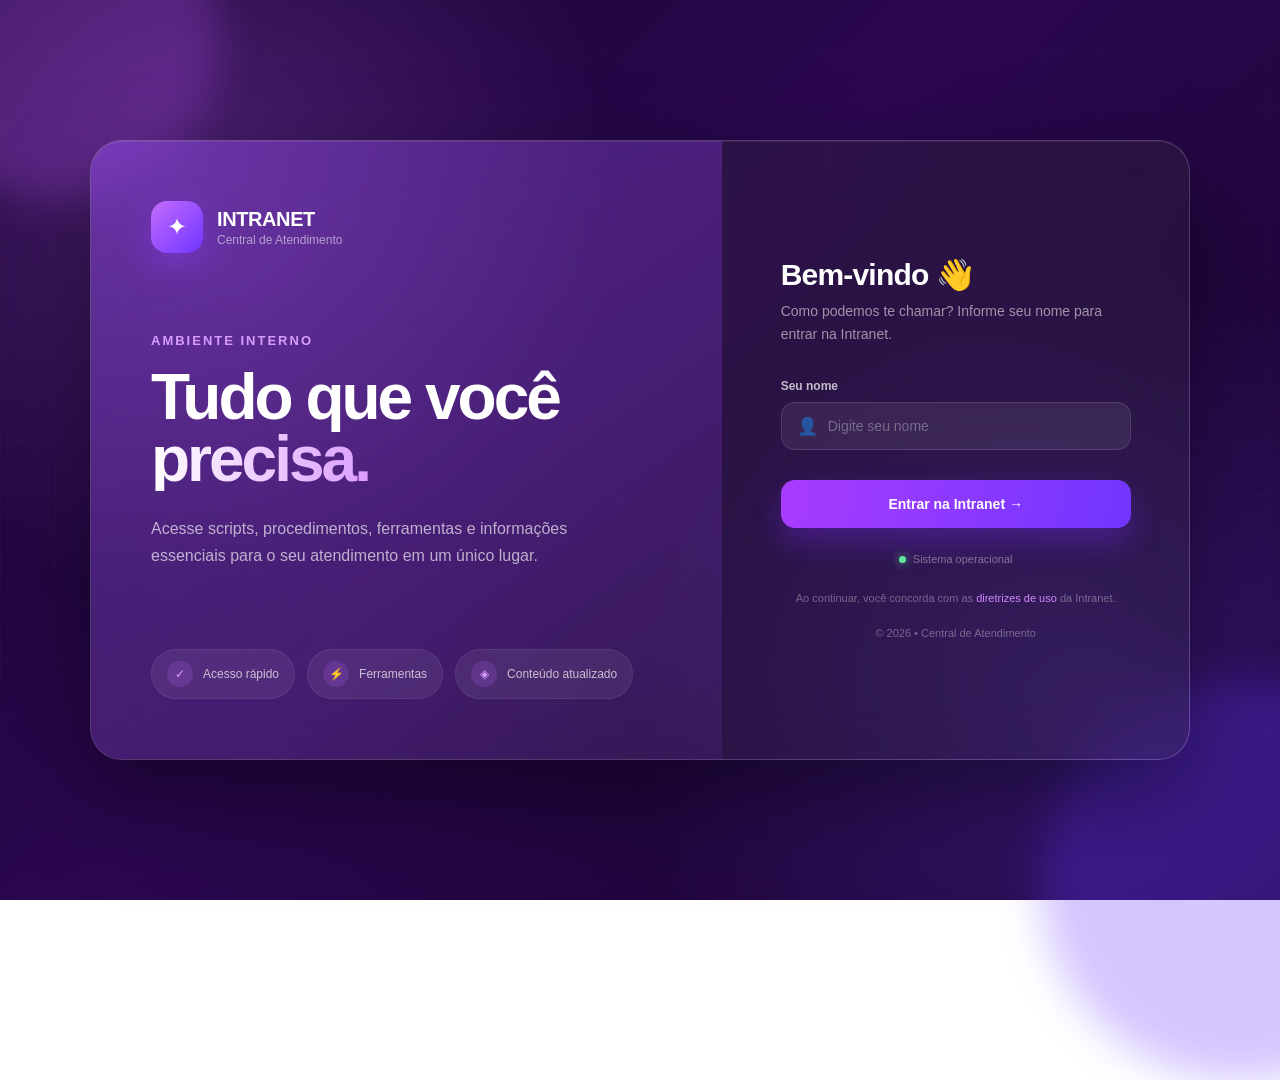
<file: index.html>
<!DOCTYPE html>
<html lang="pt-BR">
<head>
<meta charset="UTF-8">
<meta name="viewport" content="width=device-width, initial-scale=1.0">
<title>Intranet | Login</title>
<link rel="icon" type="image/svg+xml" href="data:image/svg+xml,%3Csvg xmlns='http://www.w3.org/2000/svg' viewBox='0 0 64 64'%3E%3Crect width='64' height='64' rx='16' fill='%236C3BFF'/%3E%3Cpath d='M16 20c0-4.4 3.6-8 8-8h16c4.4 0 8 3.6 8 8v13c0 4.4-3.6 8-8 8H30l-10 9v-9h-4c-4.4 0-8-3.6-8-8V20z' fill='white'/%3E%3Cpath d='M22 25h20M22 31h13' stroke='%23B9A7FF' stroke-width='4' stroke-linecap='round'/%3E%3C/svg%3E">
<style>
*{margin:0;padding:0;box-sizing:border-box}html,body{width:100%;height:100%}body{font-family:Inter,"Segoe UI",Arial,sans-serif;overflow:hidden;color:#fff}.login-page{position:relative;width:100%;height:100vh;display:flex;align-items:center;justify-content:center;background:radial-gradient(circle at 15% 20%,rgba(190,100,255,.28),transparent 32%),radial-gradient(circle at 85% 80%,rgba(119,64,255,.30),transparent 35%),linear-gradient(135deg,#18052e 0%,#2b0750 45%,#16052b 100%)}.background-glow{position:absolute;border-radius:50%;filter:blur(20px);pointer-events:none}.glow-1{width:320px;height:320px;top:-120px;left:-100px;background:rgba(187,83,255,.25)}.glow-2{width:400px;height:400px;right:-160px;bottom:-180px;background:rgba(100,52,255,.28)}.grid{position:absolute;inset:0;opacity:.08;background-image:linear-gradient(rgba(255,255,255,.25) 1px,transparent 1px),linear-gradient(90deg,rgba(255,255,255,.25) 1px,transparent 1px);background-size:55px 55px;mask-image:linear-gradient(to bottom,transparent,black 25%,black 75%,transparent)}.login-container{position:relative;z-index:2;width:min(1100px,92%);min-height:620px;display:grid;grid-template-columns:1.15fr .85fr;border:1px solid rgba(255,255,255,.15);border-radius:32px;overflow:hidden;background:rgba(255,255,255,.075);backdrop-filter:blur(28px);-webkit-backdrop-filter:blur(28px);box-shadow:0 40px 100px rgba(0,0,0,.45),inset 0 1px 0 rgba(255,255,255,.10)}.brand-section{position:relative;display:flex;flex-direction:column;justify-content:space-between;padding:60px;background:linear-gradient(145deg,rgba(144,61,255,.35),rgba(58,16,104,.12))}.logo{display:flex;align-items:center;gap:14px}.logo-icon{width:52px;height:52px;display:flex;align-items:center;justify-content:center;border-radius:16px;font-size:24px;background:linear-gradient(135deg,#c56cff,#6d35ff);box-shadow:0 12px 35px rgba(142,65,255,.45)}.logo-text strong{display:block;font-size:20px;letter-spacing:-.4px}.logo-text span{display:block;margin-top:2px;font-size:12px;color:rgba(255,255,255,.55)}.hero-text{max-width:520px}.hero-text .eyebrow{margin-bottom:18px;font-size:13px;font-weight:700;letter-spacing:2px;text-transform:uppercase;color:#d89cff}.hero-text h1{font-size:clamp(42px,5vw,68px);line-height:.98;letter-spacing:-3px;margin-bottom:24px}.hero-text h1 span{display:block;background:linear-gradient(90deg,#fff,#d58cff,#9b6cff);-webkit-background-clip:text;background-clip:text;color:transparent}.hero-text p{max-width:450px;font-size:16px;line-height:1.7;color:rgba(255,255,255,.65)}.features{display:flex;gap:12px;flex-wrap:wrap}.feature{display:flex;align-items:center;gap:10px;padding:11px 15px;border-radius:50px;background:rgba(255,255,255,.07);border:1px solid rgba(255,255,255,.08);font-size:12px;color:rgba(255,255,255,.7)}.feature-icon{width:26px;height:26px;display:flex;align-items:center;justify-content:center;border-radius:50%;background:rgba(191,105,255,.18);color:#db9cff}.login-section{display:flex;align-items:center;justify-content:center;padding:55px;background:rgba(10,3,20,.28)}.login-box{width:100%;max-width:350px}.login-box h2{margin-bottom:8px;font-size:30px;letter-spacing:-.8px}.login-description{margin-bottom:34px;font-size:14px;line-height:1.6;color:rgba(255,255,255,.55)}.input-group{margin-bottom:18px}.input-group label{display:block;margin-bottom:9px;font-size:12px;font-weight:600;color:rgba(255,255,255,.72)}.input-wrapper{position:relative}.input-wrapper span{position:absolute;left:16px;top:50%;transform:translateY(-50%);font-size:17px;opacity:.6}.input-wrapper input{width:100%;padding:15px 16px 15px 46px;border-radius:14px;border:1px solid rgba(255,255,255,.12);outline:none;color:white;font-size:14px;background:rgba(255,255,255,.07);transition:.25s}.input-wrapper input::placeholder{color:rgba(255,255,255,.32)}.input-wrapper input:focus{border-color:rgba(195,113,255,.8);background:rgba(255,255,255,.10);box-shadow:0 0 0 4px rgba(169,72,255,.10)}.login-button{width:100%;margin-top:12px;padding:16px;border:none;border-radius:14px;cursor:pointer;color:white;font-size:14px;font-weight:700;background:linear-gradient(100deg,#a83cff,#7136ff);box-shadow:0 14px 30px rgba(125,45,255,.32);transition:.25s}.login-button:hover{transform:translateY(-2px);box-shadow:0 18px 35px rgba(125,45,255,.45)}.system-status{display:flex;align-items:center;justify-content:center;gap:7px;margin-top:25px;font-size:11px;color:rgba(255,255,255,.4)}.status-dot{width:7px;height:7px;border-radius:50%;background:#62e89a;box-shadow:0 0 10px rgba(98,232,154,.8)}.login-footer{margin-top:25px;text-align:center;font-size:11px;line-height:1.6;color:rgba(255,255,255,.35)}.login-footer a{color:#d18aff;text-decoration:none}.login-footer a:hover{text-decoration:underline}@media(max-width:850px){body{overflow:auto}.login-page{min-height:100vh;height:auto;padding:25px 0}.login-container{grid-template-columns:1fr;min-height:auto}.brand-section{padding:40px;min-height:430px}.hero-text h1{font-size:46px}.login-section{padding:40px}}@media(max-width:500px){.login-container{width:94%;border-radius:24px}.brand-section{padding:30px;min-height:400px}.login-section{padding:30px}.hero-text h1{font-size:38px;letter-spacing:-2px}.features{display:none}}
</style>
</head>
<body>
<div class="login-page"><div class="background-glow glow-1"></div><div class="background-glow glow-2"></div><div class="grid"></div><main class="login-container"><section class="brand-section"><div class="logo"><div class="logo-icon">✦</div><div class="logo-text"><strong>INTRANET</strong><span>Central de Atendimento</span></div></div><div class="hero-text"><div class="eyebrow">Ambiente interno</div><h1>Tudo que você<span>precisa.</span></h1><p>Acesse scripts, procedimentos, ferramentas e informações essenciais para o seu atendimento em um único lugar.</p></div><div class="features"><div class="feature"><div class="feature-icon">✓</div>Acesso rápido</div><div class="feature"><div class="feature-icon">⚡</div>Ferramentas</div><div class="feature"><div class="feature-icon">◈</div>Conteúdo atualizado</div></div></section><section class="login-section"><div class="login-box"><h2>Bem-vindo 👋</h2><p class="login-description">Como podemos te chamar? Informe seu nome para entrar na Intranet.</p><form id="loginForm"><div class="input-group"><label for="nome">Seu nome</label><div class="input-wrapper"><span>👤</span><input type="text" id="nome" placeholder="Digite seu nome" autocomplete="name" maxlength="80" required></div></div><button type="submit" class="login-button">Entrar na Intranet →</button></form><div class="system-status"><span class="status-dot"></span>Sistema operacional</div><div class="login-footer">Ao continuar, você concorda com as <a href="diretrizes.html" id="diretrizes">diretrizes de uso</a> da Intranet.<br><br>© 2026 • Central de Atendimento</div></div></section></main></div>
<script>
const form=document.getElementById('loginForm');
const nome=document.getElementById('nome');
const saved=localStorage.getItem('usuarioIntranet');
if(saved) nome.value=saved;
form.addEventListener('submit',function(event){
 event.preventDefault();
 const valor=nome.value.trim();
 if(!valor){nome.focus();return;}
 localStorage.setItem('usuarioIntranet',valor);
 window.location.href='central.html';
});
</script>
</body>
</html>
</file>
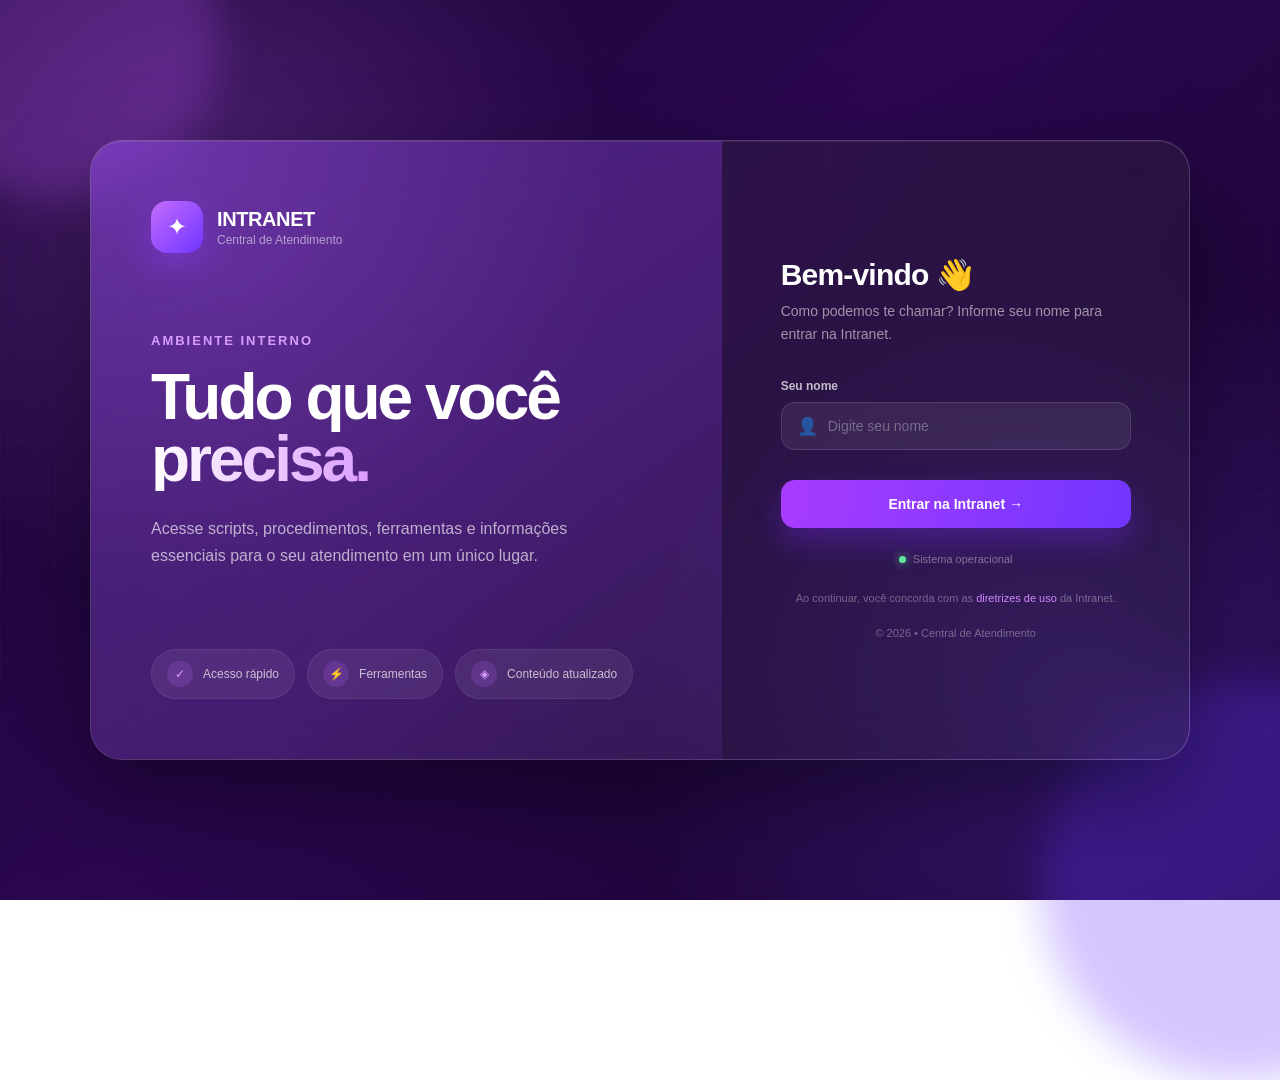
<file: central.html>
<!DOCTYPE html>
<html lang="pt-BR">
<head>
<meta charset="UTF-8">
<meta name="viewport" content="width=device-width, initial-scale=1.0">
<title>Central de Atendimento - Intranet</title>
<link rel="icon" type="image/svg+xml" href="data:image/svg+xml,%3Csvg xmlns='http://www.w3.org/2000/svg' viewBox='0 0 64 64'%3E%3Crect width='64' height='64' rx='16' fill='%236C3BFF'/%3E%3Cpath d='M16 20c0-4.4 3.6-8 8-8h16c4.4 0 8 3.6 8 8v13c0 4.4-3.6 8-8 8H30l-10 9v-9h-4c-4.4 0-8-3.6-8-8V20z' fill='white'/%3E%3Cpath d='M22 25h20M22 31h13' stroke='%23B9A7FF' stroke-width='4' stroke-linecap='round'/%3E%3C/svg%3E">
<link rel="preconnect" href="https://fonts.googleapis.com">
<link rel="preconnect" href="https://fonts.gstatic.com" crossorigin>
<link href="https://fonts.googleapis.com/css2?family=Inter:wght@400;500;600;700;800&display=swap" rel="stylesheet">
<style>
*{box-sizing:border-box;margin:0;padding:0}
html{scroll-behavior:smooth}
:root{
  --primary:#6C3BFF;--primary-light:#8B5CFF;--primary-dark:#4C20D8;
  --blue:#5268FF;--violet:#7A3FF2;
  --gradient:linear-gradient(135deg,#5268FF 0%,#713CF5 48%,#8B3FE8 100%);
  --gradient-soft:linear-gradient(135deg,#EEF0FF 0%,#F6EEFF 100%);
  --background:#F5F4FF;--surface:#FFFFFF;--surface-soft:#FAF9FF;
  --text:#242038;--text-strong:#18152A;--text-secondary:#69657A;--muted:#89859A;--icon-muted:#A7A3B5;
  --border:rgba(105,83,180,.10);--border-strong:rgba(105,83,180,.17);
  --success:#45A65A;--success-bg:#EAF7ED;--danger:#C62828;--danger-bg:#FDECEC;--danger-border:#F1C5C5;
  --script-text:#413C4D;--chip:#F0EEFA;
  --shadow:0 15px 40px rgba(72,52,160,.08);--shadow-hover:0 20px 45px rgba(72,52,160,.14);
  --radius:14px;
  --font:'Inter',-apple-system,BlinkMacSystemFont,"Segoe UI",Roboto,Helvetica,Arial,sans-serif;
}
[data-theme="dark"]{
  --primary:#9A76FF;--primary-light:#B295FF;--primary-dark:#7A51F5;
  --blue:#7484FF;--violet:#9B6AF5;
  --gradient:linear-gradient(135deg,#4659D8 0%,#6937D8 48%,#833DC8 100%);
  --gradient-soft:linear-gradient(135deg,#251E3E 0%,#301D3A 100%);
  --background:#10101A;--surface:#191923;--surface-soft:#15151F;
  --text:#F3F1FA;--text-strong:#FFFFFF;--text-secondary:#C1BDCC;--muted:#9691A5;--icon-muted:#777286;
  --border:rgba(190,175,255,.10);--border-strong:rgba(190,175,255,.17);
  --success:#7BC486;--success-bg:#1D3022;--danger:#F28B8B;--danger-bg:#3A2020;--danger-border:#603232;
  --script-text:#DED9E7;--chip:#292633;
  --shadow:0 15px 40px rgba(0,0,0,.18);--shadow-hover:0 20px 45px rgba(0,0,0,.30);
}
body{font-family:var(--font);background:radial-gradient(700px 400px at 90% -10%,rgba(139,92,255,.10),transparent 70%),var(--background);color:var(--text);min-height:100vh;-webkit-font-smoothing:antialiased;transition:background-color .25s ease,color .25s ease}
body.bloqueado{overflow:hidden}
body,.topbar,.sidebar,.script-card,.card-acao,.login-box,.terms-content,.menu-toggle,.theme-toggle,.busca-input{transition:background-color .25s ease,border-color .25s ease,color .25s ease,box-shadow .25s ease}
:focus-visible{outline:2px solid var(--primary);outline-offset:2px}
@media (prefers-reduced-motion:reduce){*{animation-duration:.001ms!important;transition-duration:.001ms!important;scroll-behavior:auto!important}}
.login-overlay{position:fixed;inset:0;overflow:hidden;background:radial-gradient(900px 600px at 5% 0%,rgba(82,104,255,.50),transparent 65%),radial-gradient(800px 600px at 100% 100%,rgba(139,63,232,.45),transparent 60%),linear-gradient(145deg,#4659E8 0%,#6937D8 48%,#833DC8 100%);display:flex;align-items:center;justify-content:center;padding:20px;z-index:9999}
.aurora-blob{position:absolute;border-radius:50%;filter:blur(70px);opacity:.55;pointer-events:none;will-change:transform}
.blob-1{width:420px;height:420px;background:#5268FF;top:-120px;left:-100px;animation:aurora-flutuar-1 14s ease-in-out infinite}
.blob-2{width:380px;height:380px;background:#8B3FE8;bottom:-140px;right:-100px;animation:aurora-flutuar-2 16s ease-in-out infinite}
.blob-3{width:300px;height:300px;background:#7A3FF2;top:40%;left:60%;animation:aurora-flutuar-3 18s ease-in-out infinite}
@keyframes aurora-flutuar-1{0%,100%{transform:translate(0,0)}50%{transform:translate(60px,40px)}}
@keyframes aurora-flutuar-2{0%,100%{transform:translate(0,0)}50%{transform:translate(-50px,-30px)}}
@keyframes aurora-flutuar-3{0%,100%{transform:translate(0,0) scale(1)}50%{transform:translate(-40px,50px) scale(1.12)}}
.login-box{width:100%;max-width:440px;background:rgba(255,255,255,.97);border-radius:22px;padding:40px 35px 32px;box-shadow:0 35px 90px rgba(34,17,100,.30);position:relative;overflow:hidden;z-index:1}
.login-box::before{content:"";position:absolute;left:0;top:0;right:0;height:5px;background:var(--gradient)}
.login-brand{text-align:center;margin-bottom:28px}.login-icon{width:62px;height:62px;margin:0 auto 16px;border-radius:17px;background:var(--gradient);color:#fff;display:grid;place-items:center;font-size:28px;box-shadow:0 12px 30px rgba(108,59,255,.28)}
.login-brand h1{color:#27213D;font-size:23px;font-weight:800;margin-bottom:7px;letter-spacing:-.5px}.login-brand p{color:#89859A;font-size:13px}.login-label{display:block;color:#302A42;font-weight:700;font-size:13px;margin-bottom:8px}
.login-name{width:100%;padding:14px 15px;border:1px solid #E4E1EC;border-radius:11px;font-size:15px;font-family:var(--font);outline:none;margin-bottom:15px;color:#27213D;background:#FFFFFF}.login-name::placeholder{color:#A19CAF}.login-name:focus{border-color:var(--primary);box-shadow:0 0 0 4px rgba(108,59,255,.10)}
.terms-box{background:#FAF9FF;border:1px solid #E7E3F0;border-radius:11px;padding:14px;margin-bottom:15px}.terms-check{display:flex;align-items:flex-start;gap:9px;color:#69657A;font-size:12px;line-height:1.5;cursor:pointer}.terms-check input{margin-top:3px;accent-color:var(--primary)}.terms-link{border:0;background:none;color:var(--primary);font-weight:700;cursor:pointer;font-size:12px;text-decoration:underline}
.login-button{width:100%;padding:15px;border:0;border-radius:11px;background:var(--gradient);color:#FFFFFF;font-family:var(--font);font-size:14px;font-weight:800;cursor:pointer;box-shadow:0 10px 25px rgba(108,59,255,.22);transition:transform .15s,box-shadow .15s,filter .15s}.login-button:hover{filter:brightness(1.06);box-shadow:0 14px 30px rgba(108,59,255,.28)}.login-button:active{transform:translateY(1px)}.login-error{display:none;color:var(--danger);background:var(--danger-bg);border:1px solid var(--danger-border);border-radius:9px;padding:9px 11px;margin-bottom:12px;font-size:12px}
.terms-modal{position:fixed;inset:0;background:rgba(22,10,40,.65);display:none;align-items:center;justify-content:center;padding:20px;z-index:10000}.terms-modal.show{display:flex}.terms-content{background:var(--surface);width:100%;max-width:650px;max-height:85vh;overflow:auto;border-radius:18px;padding:30px;box-shadow:0 30px 80px rgba(0,0,0,.25)}.terms-content h2{color:var(--text-strong);margin-bottom:15px;font-size:20px}.terms-content h3{font-size:14px;color:var(--primary);margin:16px 0 5px;font-weight:800}.terms-content p{font-size:13px;line-height:1.6;color:var(--text-secondary)}.terms-close{float:right;border:0;background:var(--chip);border-radius:8px;padding:7px 11px;cursor:pointer;font-size:13px;font-weight:700;color:var(--text)}.terms-close:hover{background:var(--gradient-soft);color:var(--primary)}
.topbar{height:70px;background:rgba(255,255,255,.88);border-bottom:1px solid var(--border);display:flex;align-items:center;justify-content:space-between;padding:0 28px;position:sticky;top:0;z-index:10;backdrop-filter:blur(16px);box-shadow:0 4px 20px rgba(70,50,160,.04)}[data-theme="dark"] .topbar{background:rgba(25,25,35,.90)}.topbar::after{content:"";position:absolute;left:0;right:0;bottom:-2px;height:2px;background:var(--gradient);opacity:.85}.topbar-left{display:flex;align-items:center;gap:14px}.menu-toggle{width:39px;height:39px;border:1px solid var(--border-strong);background:var(--surface);color:var(--primary);border-radius:10px;cursor:pointer;font-size:19px;display:grid;place-items:center}.menu-toggle:hover{background:var(--gradient-soft);border-color:rgba(108,59,255,.25)}.brand{display:flex;align-items:center;gap:12px;color:var(--text-strong);font-weight:800}.brand-icon{width:39px;height:39px;border-radius:11px;background:var(--gradient);color:#FFFFFF;display:grid;place-items:center;font-size:19px;flex-shrink:0;box-shadow:0 8px 20px rgba(108,59,255,.20)}.brand-text{font-size:15px;letter-spacing:-.2px}.brand-text small{display:block;color:var(--muted);font-size:11px;font-weight:500;margin-top:2px}.user-area{display:flex;align-items:center;gap:12px}.user-name{font-size:13px;color:var(--text-strong);font-weight:600}.theme-toggle{width:39px;height:39px;border:1px solid var(--border-strong);background:var(--surface);color:var(--primary);border-radius:10px;cursor:pointer;font-size:16px;display:grid;place-items:center}.theme-toggle:hover{background:var(--gradient-soft)}.status{font-size:12px;color:var(--success);display:flex;align-items:center;gap:7px;font-weight:700;background:var(--success-bg);padding:7px 13px;border-radius:999px}.status-dot{width:7px;height:7px;background:var(--success);border-radius:50%;box-shadow:0 0 0 3px rgba(69,166,90,.14)}
.layout{display:grid;grid-template-columns:238px minmax(0,1fr);max-width:1500px;margin:0 auto;min-height:calc(100vh - 70px);transition:grid-template-columns .25s ease}.layout.collapsed{grid-template-columns:76px minmax(0,1fr)}.sidebar{background:var(--gradient);border:0;padding:25px 14px;overflow:hidden;position:relative;box-shadow:12px 0 35px rgba(76,52,190,.13)}.sidebar::before{content:"";position:absolute;width:280px;height:280px;border-radius:50%;background:rgba(255,255,255,.08);top:-100px;right:-160px;pointer-events:none;animation:blob-flutuar-a 20s ease-in-out infinite}.sidebar::after{content:"";position:absolute;width:220px;height:220px;border-radius:50%;background:rgba(255,255,255,.06);bottom:-100px;left:-130px;pointer-events:none;animation:blob-flutuar-b 24s ease-in-out infinite}@keyframes blob-flutuar-a{0%,100%{transform:translate(0,0)}50%{transform:translate(-20px,25px)}}@keyframes blob-flutuar-b{0%,100%{transform:translate(0,0)}50%{transform:translate(25px,-20px)}}.layout.collapsed .sidebar{padding:25px 10px}.menu-title{font-size:10px;color:rgba(255,255,255,.60);font-weight:800;text-transform:uppercase;padding:0 12px 13px;letter-spacing:.8px;white-space:nowrap}.menu{list-style:none;position:relative;z-index:1}.menu li{margin-bottom:5px}.menu button{width:100%;border:0;background:transparent;text-align:left;padding:11px 12px;border-radius:10px;color:rgba(255,255,255,.78);font-size:13px;font-family:var(--font);cursor:pointer;white-space:nowrap;overflow:hidden;border-left:3px solid transparent;transition:background .15s,color .15s,transform .15s}.menu button:hover{background:rgba(255,255,255,.11);color:#FFFFFF;transform:translateX(2px)}.menu button.active{background:rgba(255,255,255,.17);color:#FFFFFF;font-weight:800;border-left-color:#FFFFFF;box-shadow:0 8px 20px rgba(40,15,100,.10)}.layout.collapsed .menu-title{visibility:hidden;height:0;padding:0}.layout.collapsed .menu button{font-size:19px;text-align:center;padding:11px 0;color:transparent}.layout.collapsed .menu button::first-letter{font-size:19px}
.main{padding:34px;min-width:0;position:relative}.main::before{content:"";position:absolute;top:0;right:0;width:420px;height:260px;background:radial-gradient(circle,rgba(139,92,255,.09),transparent 70%);pointer-events:none;animation:blob-flutuar-c 22s ease-in-out infinite}@keyframes blob-flutuar-c{0%,100%{transform:translate(0,0)}50%{transform:translate(-30px,15px)}}.welcome{margin-bottom:25px;position:relative;padding-left:17px;z-index:1}.welcome::before{content:"";position:absolute;left:0;top:3px;bottom:3px;width:4px;border-radius:5px;background:var(--gradient)}.welcome h1{font-size:26px;font-weight:800;color:var(--text-strong);margin-bottom:5px;letter-spacing:-.6px;display:flex;align-items:center;gap:4px}.welcome p{color:var(--muted);font-size:14px}.emoji-vivo{display:inline-block;font-size:1em;line-height:1;margin-left:3px;transform-origin:70% 80%;animation:emoji-flutuar 3s ease-in-out infinite;cursor:default;will-change:transform}@keyframes emoji-flutuar{0%,100%{transform:translateY(0) rotate(0deg)}25%{transform:translateY(-3px) rotate(-2deg)}50%{transform:translateY(0) rotate(0deg)}75%{transform:translateY(-2px) rotate(2deg)}}.emoji-vivo.acenar{animation:emoji-acenar .9s ease-in-out}@keyframes emoji-acenar{0%{transform:rotate(0deg)}15%{transform:rotate(17deg)}30%{transform:rotate(-11deg)}45%{transform:rotate(15deg)}60%{transform:rotate(-9deg)}75%{transform:rotate(8deg)}100%{transform:rotate(0deg)}}.emoji-vivo:hover{animation:emoji-acenar .8s ease-in-out}
.search-wrap{position:relative;margin-bottom:27px;z-index:1}.search-icon{position:absolute;left:17px;top:50%;transform:translateY(-50%);font-size:16px;color:var(--icon-muted)}.busca-input{width:100%;padding:15px 18px 15px 46px;font-size:14px;font-family:var(--font);border:1px solid var(--border);border-radius:13px;outline:none;background:rgba(255,255,255,.88);color:var(--text);box-shadow:0 7px 25px rgba(72,52,160,.05);backdrop-filter:blur(10px)}[data-theme="dark"] .busca-input{background:rgba(25,25,35,.88)}.busca-input::placeholder{color:var(--muted)}.busca-input:focus{border-color:rgba(108,59,255,.35);box-shadow:0 0 0 4px rgba(108,59,255,.08),0 10px 30px rgba(72,52,160,.08)}
.quick-links,.grid-links{display:grid;grid-template-columns:repeat(4,1fr);gap:15px;margin-bottom:10px;position:relative;z-index:1}.grid-links{grid-template-columns:repeat(auto-fill,minmax(230px,1fr));margin-bottom:0}.card-acao{position:relative;text-align:left;background:rgba(255,255,255,.94);border:1px solid var(--border);border-radius:14px;padding:17px 17px 15px;cursor:pointer;font-family:var(--font);display:flex;flex-direction:column;gap:9px;overflow:hidden;box-shadow:var(--shadow);text-decoration:none;color:inherit;transition:transform .2s,box-shadow .2s,border-color .2s}[data-theme="dark"] .card-acao{background:rgba(25,25,35,.95)}.card-acao::before{content:"";position:absolute;left:0;top:0;bottom:0;width:4px;background:var(--gradient);opacity:0;transition:opacity .2s}.card-acao:hover{border-color:rgba(108,59,255,.18);box-shadow:var(--shadow-hover);transform:translateY(-3px)}.card-acao:hover::before{opacity:1}.card-acao-top{display:flex;align-items:center;justify-content:space-between;gap:8px}.card-acao-icone{width:36px;height:36px;flex-shrink:0;border-radius:10px;background:var(--gradient);color:#FFFFFF;display:grid;place-items:center;font-size:16px;box-shadow:0 8px 18px rgba(108,59,255,.20)}.card-acao-seta{color:var(--icon-muted);font-size:14px;flex-shrink:0;transition:transform .15s,color .15s}.card-acao:hover .card-acao-seta{color:var(--primary);transform:translate(2px,-2px)}.card-acao-titulo{display:block;font-size:13px;color:var(--text);font-weight:800}.card-acao-sub{display:block;font-size:11.5px;color:var(--muted);white-space:nowrap;overflow:hidden;text-overflow:ellipsis}
.section-head{display:flex;align-items:center;justify-content:space-between;margin:31px 0 14px}.section-head h2{font-size:16px;font-weight:800;color:var(--text-strong);letter-spacing:-.2px}.count{font-size:11px;color:var(--primary);background:var(--gradient-soft);padding:5px 11px;border-radius:999px;font-weight:800}
.grid-scripts{display:grid;grid-template-columns:repeat(auto-fill,minmax(330px,1fr));gap:16px;position:relative;z-index:1}.script-card{background:rgba(255,255,255,.96);border:1px solid var(--border);border-left:0;border-radius:14px;padding:17px;position:relative;box-shadow:0 10px 30px rgba(72,52,160,.06);overflow:hidden}[data-theme="dark"] .script-card{background:rgba(25,25,35,.96)}.script-card::before{content:"";position:absolute;left:0;top:0;bottom:0;width:4px;background:var(--gradient)}.script-card:hover{box-shadow:0 18px 40px rgba(72,52,160,.11);transform:translateY(-2px)}.script-card.destaque::before{background:linear-gradient(180deg,#45A65A,#79C987)}.script-card.destaque .categoria{background:var(--success-bg);color:var(--success)}.categoria{display:inline-block;margin-bottom:9px;padding:5px 9px;border-radius:6px;background:var(--gradient-soft);color:var(--primary);font-size:9px;font-weight:800;text-transform:uppercase;letter-spacing:.6px}.script-header{display:flex;align-items:center;margin-bottom:11px;padding-right:88px}.script-title{font-weight:800;font-size:14px;color:var(--text-strong)}.btn-copiar{position:absolute;top:15px;right:14px;background:var(--gradient);color:#FFFFFF;border:0;padding:7px 12px;border-radius:7px;cursor:pointer;font-size:11px;font-weight:800;font-family:var(--font);box-shadow:0 6px 14px rgba(108,59,255,.16);transition:transform .15s,filter .15s}.btn-copiar:hover{filter:brightness(1.07);transform:translateY(-1px)}.script-content{background:var(--surface-soft);border:1px solid var(--border);padding:13px;border-radius:8px;font-size:13px;white-space:pre-wrap;word-wrap:break-word;color:var(--script-text);line-height:1.55}.no-results{grid-column:1/-1;text-align:center;color:var(--muted);font-size:13.5px;padding:32px;background:var(--surface);border:1px dashed var(--border-strong);border-radius:12px}
.footer{text-align:right;padding:22px 34px 34px;color:var(--muted);font-size:11.5px}.footer .user-name{color:var(--muted);font-weight:600}.footer .user-name:hover{color:var(--primary)}
@media(max-width:1100px){.quick-links{grid-template-columns:repeat(2,1fr)}}
@media(max-width:900px){.layout,.layout.collapsed{padding:12px;display:block}.sidebar,.layout.collapsed .sidebar{position:static;margin-bottom:14px;border-radius:16px;padding:12px;box-shadow:0 12px 30px rgba(72,52,160,.12)}.main{padding:8px 0 0}.welcome{padding-left:15px}.menu-toggle{display:none}.menu-title,.layout.collapsed .menu-title{display:none}.menu{display:flex;gap:8px;overflow-x:auto;padding-bottom:2px;scrollbar-width:thin}.menu li{margin-bottom:0;flex:0 0 auto}.menu button,.layout.collapsed .menu button{white-space:nowrap;padding:9px 14px;border-radius:999px;border-left:none;font-size:12px;color:rgba(255,255,255,.82)}.menu button.active,.layout.collapsed .menu button.active{background:rgba(255,255,255,.20);color:#FFFFFF;font-weight:800}.grid-links,.quick-links{display:flex;overflow-x:auto;gap:12px;padding-bottom:5px;scrollbar-width:thin}.card-acao{flex:0 0 200px}}
@media(max-width:600px){.topbar{height:68px;padding:0 14px}.brand-icon{width:38px;height:38px}.brand-text small{display:none}.status{display:none}.user-area{gap:7px}.user-name{display:none}.layout{padding:8px}.main{padding:7px 0 0}.welcome h1{font-size:23px}.footer{text-align:center;padding:18px}.grid-scripts{gap:12px}.login-box{padding:34px 24px 28px}}
</style>
</head>
<body class="bloqueado">
<div class="login-overlay" id="loginOverlay">
<span class="aurora-blob blob-1"></span><span class="aurora-blob blob-2"></span><span class="aurora-blob blob-3"></span>
<div class="login-box">
<div class="login-brand"><div class="login-icon">▦</div><h1>Central de Atendimento</h1><p>Portal interno de apoio ao atendimento</p></div>
<label class="login-label" for="loginName">Como podemos te chamar?</label>
<input class="login-name" id="loginName" type="text" maxlength="80" autocomplete="name" placeholder="Digite seu nome">
<div class="login-error" id="loginError">Digite seu nome e aceite os Termos de Uso para continuar.</div>
<div class="terms-box"><label class="terms-check"><input type="checkbox" id="termsCheck"><span>Li e aceito os <button type="button" class="terms-link" onclick="abrirTermos(event)">Termos de Uso</button> da Central de Atendimento.</span></label></div>
<button class="login-button" onclick="entrarNaCentral()">Entrar na Central</button>
</div></div>
<div class="terms-modal" id="termsModal" onclick="fecharTermosFora(event)"><div class="terms-content"><button class="terms-close" onclick="fecharTermos()">Fechar</button><h2>Termos de Uso — Central de Atendimento</h2><p>Última atualização: agosto de 2026.</p><h3>1. Finalidade da ferramenta</h3><p>A Central de Atendimento é uma ferramenta interna destinada exclusivamente ao apoio às atividades de atendimento, consulta e utilização de scripts e orientações disponibilizados pela organização.</p><h3>2. Uso profissional</h3><p>A ferramenta deve ser utilizada exclusivamente para finalidades relacionadas às atividades profissionais. É vedada a utilização para fins pessoais, comerciais ou para qualquer atividade não relacionada ao atendimento.</p><h3>3. Responsabilidade pelo conteúdo</h3><p>Os scripts e orientações disponibilizados servem como material de apoio. O usuário é responsável por utilizar as informações de acordo com os procedimentos, políticas e orientações oficiais vigentes.</p><h3>4. Informações e dados pessoais</h3><p>Não devem ser inseridos, armazenados ou compartilhados na ferramenta dados pessoais, documentos, senhas, códigos de autenticação ou outras informações sensíveis de usuários, salvo quando expressamente autorizado pelos procedimentos oficiais.</p><h3>5. Segurança</h3><p>O usuário deve preservar a segurança das informações acessadas durante sua atividade e não compartilhar o conteúdo da ferramenta com pessoas não autorizadas.</p><h3>6. Atualização dos conteúdos</h3><p>Os scripts podem ser alterados, atualizados ou removidos a qualquer momento, conforme a necessidade operacional.</p><h3>7. Uso indevido</h3><p>O uso da ferramenta em desacordo com estes termos, com as políticas internas ou com as orientações de segurança poderá resultar na restrição de acesso e nas medidas administrativas cabíveis.</p><h3>8. Aceite</h3><p>Ao selecionar “Aceito os Termos de Uso” e acessar a Central de Atendimento, o usuário declara que leu, compreendeu e concorda com as condições estabelecidas.</p></div></div>
<header class="topbar">
<div class="topbar-left"><button class="menu-toggle" id="menuToggle" onclick="alternarMenu()" aria-label="Recolher ou expandir menu">☰</button><div class="brand"><div class="brand-icon">▦</div><div class="brand-text">Central de Atendimento<small>Portal interno de apoio</small></div></div></div>
<div class="user-area"><span class="user-name" id="topUser"></span><button class="theme-toggle" id="themeToggle" onclick="alternarTema()" aria-label="Alternar tema claro ou escuro" title="Alternar tema">🌙</button><div class="status"><span class="status-dot"></span>Sistema operacional</div></div>
</header>
<div class="layout" id="layout">
<aside class="sidebar"><div class="menu-title">Navegação</div><ul class="menu">
<li><button class="active" onclick="filtrarCategoria('todos',this)">🏠 Início</button></li><li><button onclick="filtrarCategoria('Atendimento',this)">📋 Atendimento</button></li><li><button onclick="filtrarCategoria('Tempo de espera',this)">⏱️ Tempo de espera</button></li><li><button onclick="filtrarCategoria('Segurança',this)">🔒 Segurança</button></li><li><button onclick="filtrarCategoria('Recuperação de conta',this)">🔐 Recuperação de conta</button></li><li><button onclick="filtrarCategoria('Usuários agressivos',this)">⚠️ Situações</button></li><li><button onclick="filtrarCategoria('Gov.br',this)">🏛️ Gov.br</button></li><li><button onclick="filtrarCategoria('Chamados',this)">📝 Chamados</button></li><li><button onclick="filtrarCategoria('Documentação',this)">📄 Documentação</button></li><li><button onclick="filtrarCategoria('Pesquisa',this)">⭐ Pesquisa</button></li>
</ul></aside>
<main class="main">
<div class="welcome"><h1 id="welcomeTitle">Olá! <span class="emoji-vivo" aria-hidden="true">👋</span></h1><p>Acesse rapidamente seus scripts e recursos de apoio ao atendimento.</p></div>
<div class="search-wrap"><span class="search-icon">🔎</span><input type="text" id="campoBusca" class="busca-input" placeholder="Pesquisar scripts, palavras-chave ou situações..." oninput="filtrarScripts()"></div>
<div class="quick-links">
<button class="card-acao" onclick="buscarRapido('abertura')"><span class="card-acao-top"><span class="card-acao-icone">⚡</span><span class="card-acao-seta">↗</span></span><strong class="card-acao-titulo">Iniciar atendimento</strong><span class="card-acao-sub">Script de abertura</span></button>
<button class="card-acao" onclick="buscarRapido('transferir')"><span class="card-acao-top"><span class="card-acao-icone">🔄</span><span class="card-acao-seta">↗</span></span><strong class="card-acao-titulo">Encaminhar caso</strong><span class="card-acao-sub">Transferir para outra fila</span></button>
<button class="card-acao" onclick="buscarRapido('protocolo')"><span class="card-acao-top"><span class="card-acao-icone">📄</span><span class="card-acao-seta">↗</span></span><strong class="card-acao-titulo">Consultar protocolo</strong><span class="card-acao-sub">Localizar orientações</span></button>
<button class="card-acao" onclick="buscarRapido('pesquisa')"><span class="card-acao-top"><span class="card-acao-icone">⭐</span><span class="card-acao-seta">↗</span></span><strong class="card-acao-titulo">Encerrar jornada</strong><span class="card-acao-sub">Pesquisa de satisfação</span></button>
</div>
<div class="section-head"><h2>🔗 Links rápidos</h2></div>
<div class="grid-links" id="listaLinks"><!-- Os links são carregados por content/links/links-rapidos.js. --></div>
<div class="section-head"><h2>📋 Scripts de atendimento</h2><span class="count" id="contador"></span></div>
<div class="grid-scripts" id="listaScripts"><!-- Os cartões são carregados por content/scripts/atendimento.js. --><div class="no-results" id="semResultados">Nenhum script encontrado para esta pesquisa.</div></div></main></div>
<footer class="footer">Central de Atendimento • Portal interno • Desenvolvido por Bruno Silva <span id="footerUser"></span> • <button class="user-name" onclick="trocarUsuario()">Trocar usuário</button></footer>
<script>
(function(){var salvo=localStorage.getItem('central-tema');var preferido=salvo||(window.matchMedia&&window.matchMedia('(prefers-color-scheme: dark)').matches?'dark':'light');aplicarTema(preferido);function aplicarTema(tema){document.documentElement.setAttribute('data-theme',tema);var btn=document.getElementById('themeToggle');if(btn){btn.textContent=tema==='dark'?'☀️':'🌙';}}window.alternarTema=function(){var atual=document.documentElement.getAttribute('data-theme')==='dark'?'dark':'light';var novo=atual==='dark'?'light':'dark';localStorage.setItem('central-tema',novo);aplicarTema(novo);};document.addEventListener('DOMContentLoaded',function(){aplicarTema(document.documentElement.getAttribute('data-theme')||preferido);});})();
</script>
<script>
(function(){function iniciarEmoji(){const emoji=document.querySelector('.emoji-vivo');if(!emoji)return;let temporizador;function acenar(){emoji.classList.remove('acenar');void emoji.offsetWidth;emoji.classList.add('acenar');setTimeout(function(){emoji.classList.remove('acenar');},950);}function programarProximoAceno(){const tempo=Math.floor(Math.random()*8000)+7000;temporizador=setTimeout(function(){acenar();programarProximoAceno();},tempo);}programarProximoAceno();emoji.addEventListener('mouseenter',function(){clearTimeout(temporizador);acenar();programarProximoAceno();});emoji.addEventListener('click',function(){clearTimeout(temporizador);acenar();programarProximoAceno();});}if(document.readyState==='loading'){document.addEventListener('DOMContentLoaded',iniciarEmoji);}else{iniciarEmoji();}})();
</script>
<script src="content/scripts/atendimento.js"></script>
<script src="content/links/links-rapidos.js"></script>
<script src="assets/js/central.js"></script>
</body>
</html>
</file>
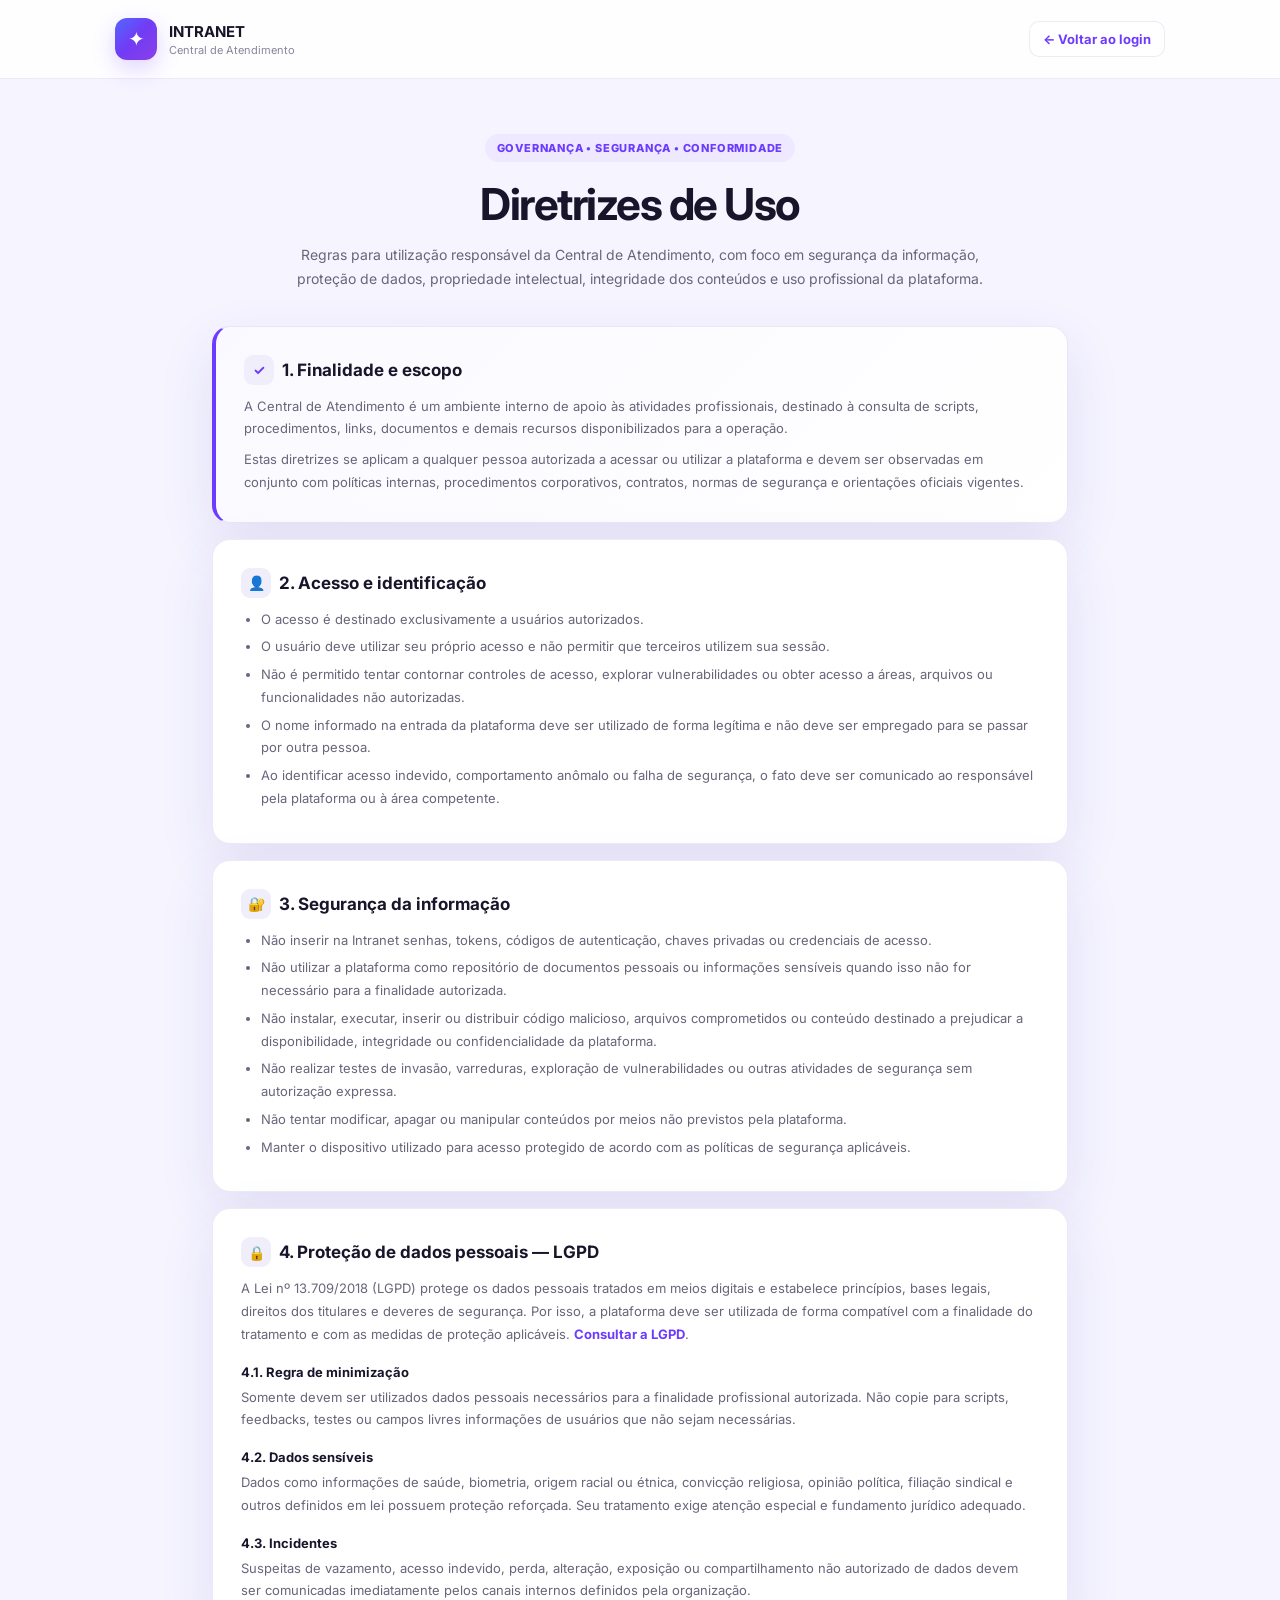
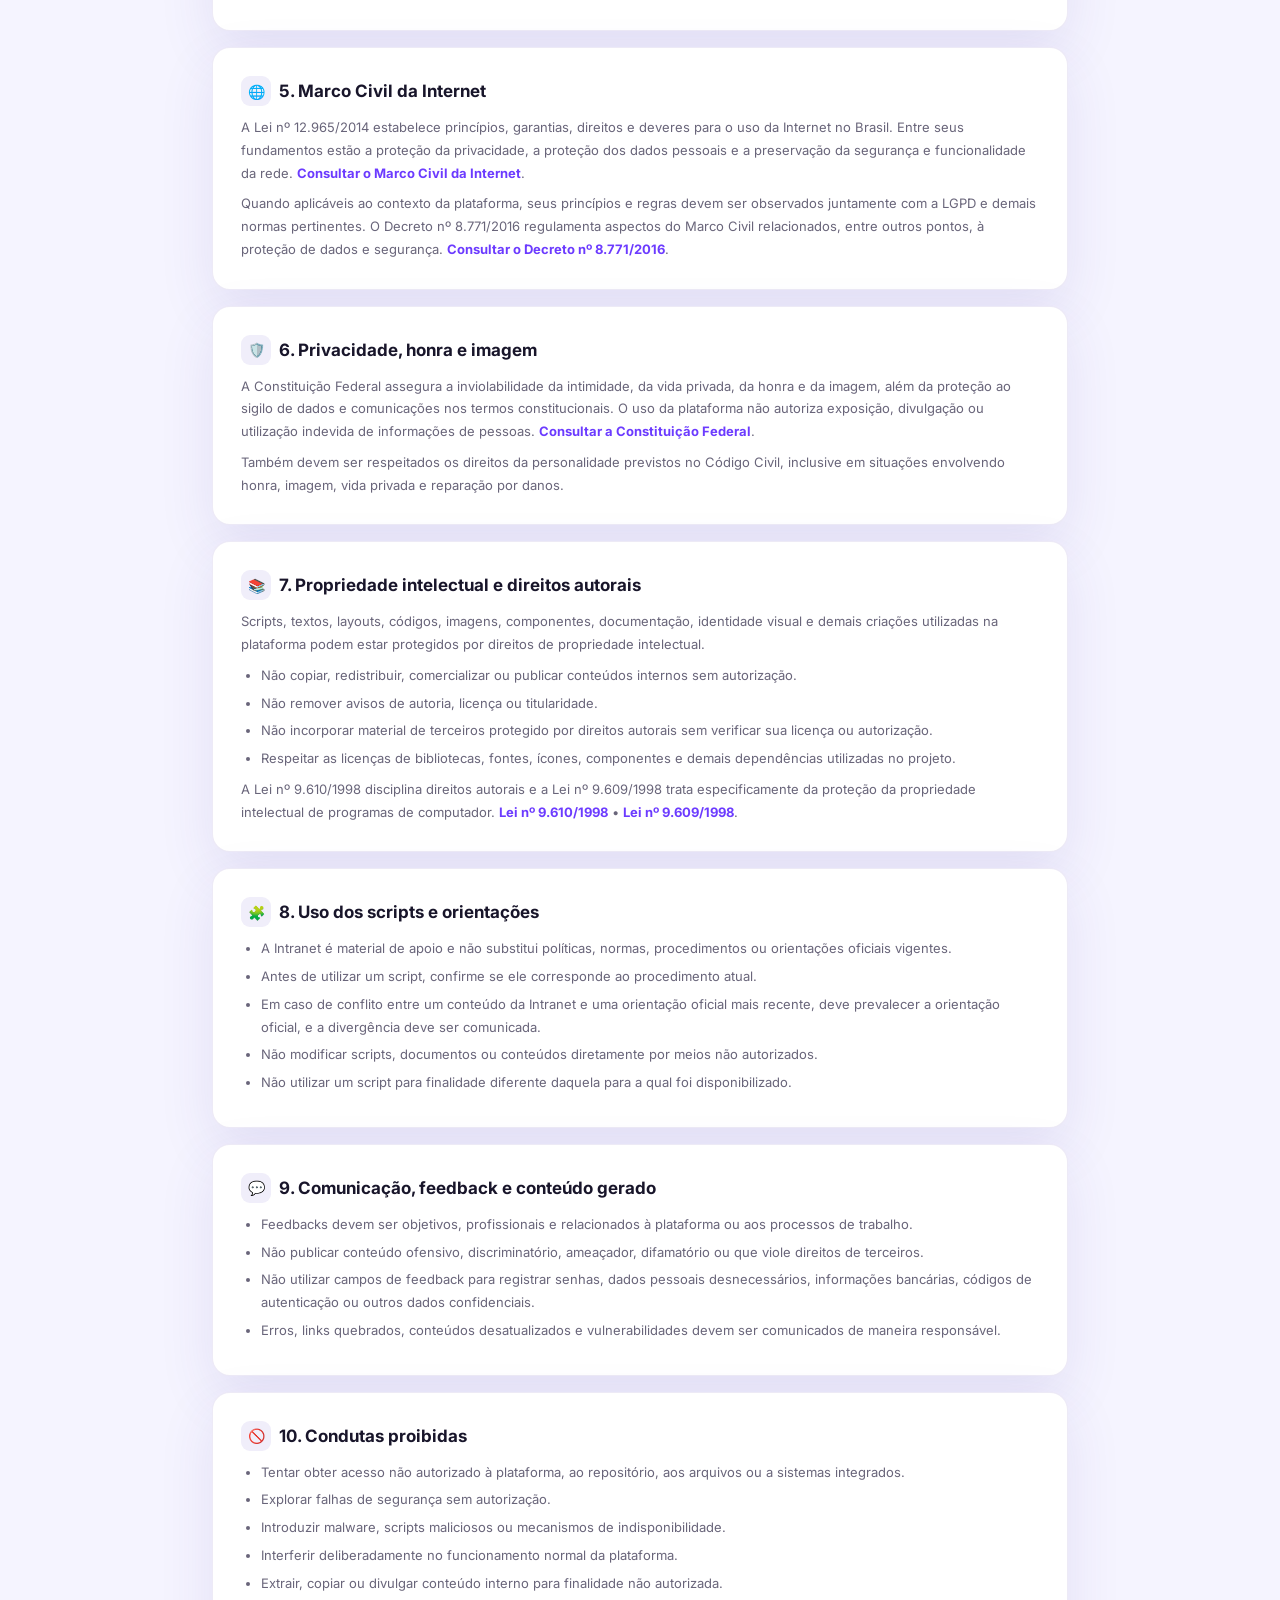
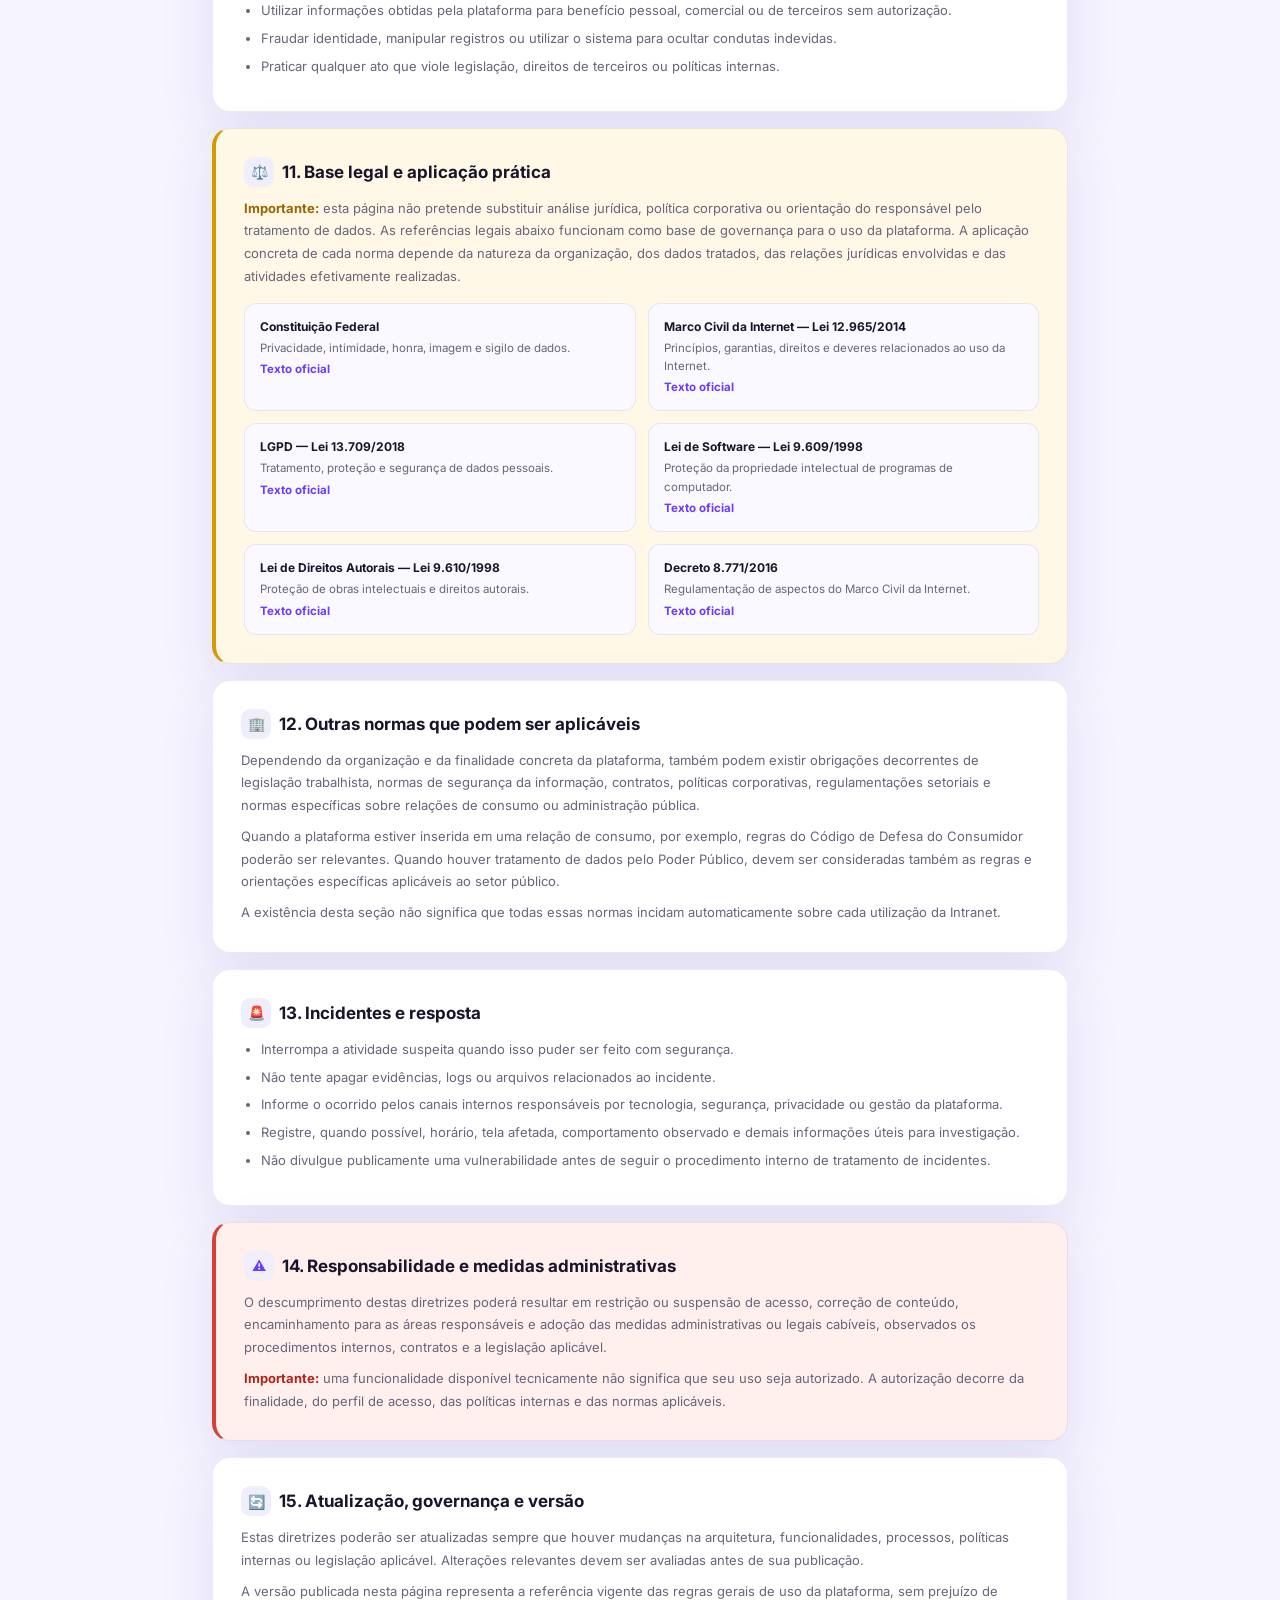
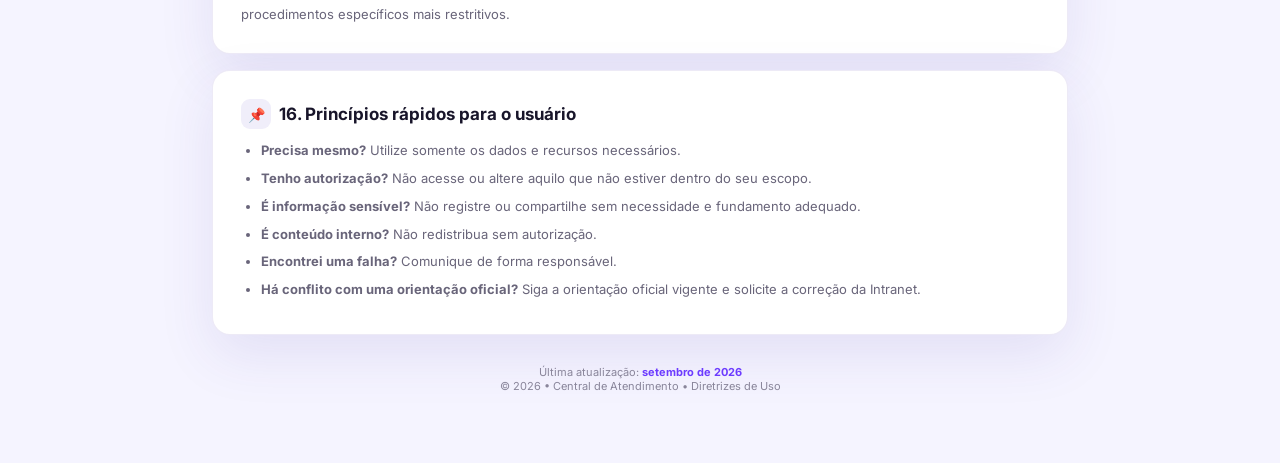
<file: diretrizes.html>
<!DOCTYPE html>
<html lang="pt-BR">
<head>
<meta charset="UTF-8">
<meta name="viewport" content="width=device-width, initial-scale=1.0">
<title>Diretrizes de Uso | Intranet</title>
<link rel="icon" type="image/svg+xml" href="data:image/svg+xml,%3Csvg xmlns='http://www.w3.org/2000/svg' viewBox='0 0 64 64'%3E%3Crect width='64' height='64' rx='16' fill='%236C3BFF'/%3E%3Cpath d='M16 20c0-4.4 3.6-8 8-8h16c4.4 0 8 3.6 8 8v13c0 4.4-3.6 8-8 8H30l-10 9v-9h-4c-4.4 0-8-3.6-8-8V20z' fill='white'/%3E%3Cpath d='M22 25h20M22 31h13' stroke='%23B9A7FF' stroke-width='4' stroke-linecap='round'/%3E%3C/svg%3E">
<link rel="preconnect" href="https://fonts.googleapis.com">
<link rel="preconnect" href="https://fonts.gstatic.com" crossorigin>
<link href="https://fonts.googleapis.com/css2?family=Inter:wght@400;500;600;700;800&display=swap" rel="stylesheet">
<style>
*{box-sizing:border-box;margin:0;padding:0}
:root{--primary:#6C3BFF;--primary-dark:#4C20D8;--gradient:linear-gradient(135deg,#5268FF 0%,#713CF5 48%,#8B3FE8 100%);--bg:#F5F4FF;--surface:#fff;--surface-soft:#FAF9FF;--text:#242038;--strong:#18152A;--muted:#69657A;--muted-2:#89859A;--border:rgba(105,83,180,.12);--border-strong:rgba(105,83,180,.18);--shadow:0 20px 55px rgba(72,52,160,.10);--warning:#9A6500;--warning-bg:#FFF8E7;--danger:#B42318;--danger-bg:#FFF0EE}
body{font-family:'Inter',-apple-system,BlinkMacSystemFont,'Segoe UI',sans-serif;background:radial-gradient(700px 400px at 90% -10%,rgba(139,92,255,.12),transparent 70%),var(--bg);color:var(--text);min-height:100vh;-webkit-font-smoothing:antialiased}
.header{background:rgba(255,255,255,.9);border-bottom:1px solid var(--border);padding:18px 28px;position:sticky;top:0;z-index:5;backdrop-filter:blur(16px)}
.header-inner{max-width:1050px;margin:auto;display:flex;align-items:center;justify-content:space-between;gap:20px}.brand{display:flex;align-items:center;gap:12px}.icon{width:42px;height:42px;border-radius:12px;background:var(--gradient);display:grid;place-items:center;color:#fff;font-size:20px;box-shadow:0 8px 22px rgba(108,59,255,.22)}.brand strong{display:block;color:var(--strong);font-size:15px}.brand span{display:block;color:var(--muted-2);font-size:11px;margin-top:2px}.back{display:inline-flex;align-items:center;gap:7px;text-decoration:none;color:var(--primary);font-size:13px;font-weight:700;padding:9px 13px;border:1px solid var(--border);border-radius:10px;background:var(--surface)}.back:hover{background:#F0EEFA}
main{max-width:900px;margin:0 auto;padding:55px 22px 70px}.hero{text-align:center;margin-bottom:35px}.eyebrow{display:inline-block;padding:7px 12px;border-radius:999px;background:#EEE9FF;color:var(--primary);font-size:11px;font-weight:800;text-transform:uppercase;letter-spacing:.8px;margin-bottom:15px}.hero h1{font-size:clamp(30px,5vw,44px);letter-spacing:-1.5px;color:var(--strong);margin-bottom:12px}.hero p{max-width:700px;margin:auto;color:var(--muted);font-size:14px;line-height:1.7}
.card{background:var(--surface);border:1px solid var(--border);border-radius:18px;padding:28px;margin-bottom:16px;box-shadow:var(--shadow)}.card h2{font-size:17px;color:var(--strong);margin-bottom:10px}.card h2 span{display:inline-grid;place-items:center;width:30px;height:30px;border-radius:9px;background:#F0EEFA;color:var(--primary);margin-right:8px;font-size:14px}.card h3{font-size:13px;color:var(--strong);margin:18px 0 6px}.card p,.card li{font-size:13px;line-height:1.75;color:var(--muted)}.card ul{padding-left:20px;margin-top:8px}.card li{margin:5px 0}.card a{color:var(--primary);font-weight:700;text-decoration:none}.card a:hover{text-decoration:underline}.highlight{border-left:4px solid var(--primary);background:linear-gradient(135deg,#FAF9FF,#fff)}.notice{border-left:4px solid #D49A00;background:var(--warning-bg)}.notice strong{color:var(--warning)}.danger{border-left:4px solid #D14336;background:var(--danger-bg)}.danger strong{color:var(--danger)}.legal-grid{display:grid;grid-template-columns:repeat(2,1fr);gap:12px;margin-top:15px}.legal-item{border:1px solid var(--border);border-radius:12px;padding:15px;background:var(--surface-soft)}.legal-item strong{display:block;color:var(--strong);font-size:12px;margin-bottom:5px}.legal-item p{font-size:11.5px;line-height:1.6}.legal-item a{font-size:11.5px}.footer{text-align:center;color:var(--muted-2);font-size:11px;margin-top:30px}.footer strong{color:var(--primary)}
@media(max-width:650px){.legal-grid{grid-template-columns:1fr}}
@media(max-width:600px){.header{padding:14px 16px}.brand span{display:none}main{padding:35px 15px 50px}.card{padding:22px}.back{font-size:12px}}
</style>
</head>
<body>
<header class="header"><div class="header-inner"><div class="brand"><div class="icon">✦</div><div><strong>INTRANET</strong><span>Central de Atendimento</span></div></div><a class="back" href="index.html">← Voltar ao login</a></div></header>
<main>
<section class="hero"><div class="eyebrow">Governança • Segurança • Conformidade</div><h1>Diretrizes de Uso</h1><p>Regras para utilização responsável da Central de Atendimento, com foco em segurança da informação, proteção de dados, propriedade intelectual, integridade dos conteúdos e uso profissional da plataforma.</p></section>

<section class="card highlight"><h2><span>✓</span>1. Finalidade e escopo</h2><p>A Central de Atendimento é um ambiente interno de apoio às atividades profissionais, destinado à consulta de scripts, procedimentos, links, documentos e demais recursos disponibilizados para a operação.</p><p style="margin-top:8px">Estas diretrizes se aplicam a qualquer pessoa autorizada a acessar ou utilizar a plataforma e devem ser observadas em conjunto com políticas internas, procedimentos corporativos, contratos, normas de segurança e orientações oficiais vigentes.</p></section>

<section class="card"><h2><span>👤</span>2. Acesso e identificação</h2><ul><li>O acesso é destinado exclusivamente a usuários autorizados.</li><li>O usuário deve utilizar seu próprio acesso e não permitir que terceiros utilizem sua sessão.</li><li>Não é permitido tentar contornar controles de acesso, explorar vulnerabilidades ou obter acesso a áreas, arquivos ou funcionalidades não autorizadas.</li><li>O nome informado na entrada da plataforma deve ser utilizado de forma legítima e não deve ser empregado para se passar por outra pessoa.</li><li>Ao identificar acesso indevido, comportamento anômalo ou falha de segurança, o fato deve ser comunicado ao responsável pela plataforma ou à área competente.</li></ul></section>

<section class="card"><h2><span>🔐</span>3. Segurança da informação</h2><ul><li>Não inserir na Intranet senhas, tokens, códigos de autenticação, chaves privadas ou credenciais de acesso.</li><li>Não utilizar a plataforma como repositório de documentos pessoais ou informações sensíveis quando isso não for necessário para a finalidade autorizada.</li><li>Não instalar, executar, inserir ou distribuir código malicioso, arquivos comprometidos ou conteúdo destinado a prejudicar a disponibilidade, integridade ou confidencialidade da plataforma.</li><li>Não realizar testes de invasão, varreduras, exploração de vulnerabilidades ou outras atividades de segurança sem autorização expressa.</li><li>Não tentar modificar, apagar ou manipular conteúdos por meios não previstos pela plataforma.</li><li>Manter o dispositivo utilizado para acesso protegido de acordo com as políticas de segurança aplicáveis.</li></ul></section>

<section class="card"><h2><span>🔒</span>4. Proteção de dados pessoais — LGPD</h2><p>A Lei nº 13.709/2018 (LGPD) protege os dados pessoais tratados em meios digitais e estabelece princípios, bases legais, direitos dos titulares e deveres de segurança. Por isso, a plataforma deve ser utilizada de forma compatível com a finalidade do tratamento e com as medidas de proteção aplicáveis. <a href="https://www.planalto.gov.br/ccivil_03/_ato2015-2018/2018/lei/l13709.htm" target="_blank" rel="noopener noreferrer">Consultar a LGPD</a>.</p>
<h3>4.1. Regra de minimização</h3><p>Somente devem ser utilizados dados pessoais necessários para a finalidade profissional autorizada. Não copie para scripts, feedbacks, testes ou campos livres informações de usuários que não sejam necessárias.</p>
<h3>4.2. Dados sensíveis</h3><p>Dados como informações de saúde, biometria, origem racial ou étnica, convicção religiosa, opinião política, filiação sindical e outros definidos em lei possuem proteção reforçada. Seu tratamento exige atenção especial e fundamento jurídico adequado.</p>
<h3>4.3. Incidentes</h3><p>Suspeitas de vazamento, acesso indevido, perda, alteração, exposição ou compartilhamento não autorizado de dados devem ser comunicadas imediatamente pelos canais internos definidos pela organização.</p></section>

<section class="card"><h2><span>🌐</span>5. Marco Civil da Internet</h2><p>A Lei nº 12.965/2014 estabelece princípios, garantias, direitos e deveres para o uso da Internet no Brasil. Entre seus fundamentos estão a proteção da privacidade, a proteção dos dados pessoais e a preservação da segurança e funcionalidade da rede. <a href="https://planalto.gov.br/ccivil_03/_ato2011-2014/2014/lei/l12965.htm" target="_blank" rel="noopener noreferrer">Consultar o Marco Civil da Internet</a>.</p><p style="margin-top:8px">Quando aplicáveis ao contexto da plataforma, seus princípios e regras devem ser observados juntamente com a LGPD e demais normas pertinentes. O Decreto nº 8.771/2016 regulamenta aspectos do Marco Civil relacionados, entre outros pontos, à proteção de dados e segurança. <a href="https://www.planalto.gov.br/ccivil_03/_ato2015-2018/2016/decreto/d8771.htm" target="_blank" rel="noopener noreferrer">Consultar o Decreto nº 8.771/2016</a>.</p></section>

<section class="card"><h2><span>🛡️</span>6. Privacidade, honra e imagem</h2><p>A Constituição Federal assegura a inviolabilidade da intimidade, da vida privada, da honra e da imagem, além da proteção ao sigilo de dados e comunicações nos termos constitucionais. O uso da plataforma não autoriza exposição, divulgação ou utilização indevida de informações de pessoas. <a href="https://www.planalto.gov.br/ccivil_03/constituicao/constituicaocompilado.htm" target="_blank" rel="noopener noreferrer">Consultar a Constituição Federal</a>.</p><p style="margin-top:8px">Também devem ser respeitados os direitos da personalidade previstos no Código Civil, inclusive em situações envolvendo honra, imagem, vida privada e reparação por danos.</p></section>

<section class="card"><h2><span>📚</span>7. Propriedade intelectual e direitos autorais</h2><p>Scripts, textos, layouts, códigos, imagens, componentes, documentação, identidade visual e demais criações utilizadas na plataforma podem estar protegidos por direitos de propriedade intelectual.</p><ul><li>Não copiar, redistribuir, comercializar ou publicar conteúdos internos sem autorização.</li><li>Não remover avisos de autoria, licença ou titularidade.</li><li>Não incorporar material de terceiros protegido por direitos autorais sem verificar sua licença ou autorização.</li><li>Respeitar as licenças de bibliotecas, fontes, ícones, componentes e demais dependências utilizadas no projeto.</li></ul><p style="margin-top:8px">A Lei nº 9.610/1998 disciplina direitos autorais e a Lei nº 9.609/1998 trata especificamente da proteção da propriedade intelectual de programas de computador. <a href="https://planalto.gov.br/ccivil_03/leis/l9610.htm" target="_blank" rel="noopener noreferrer">Lei nº 9.610/1998</a> • <a href="https://planalto.gov.br/ccivil_03/leis/l9609.htm" target="_blank" rel="noopener noreferrer">Lei nº 9.609/1998</a>.</p></section>

<section class="card"><h2><span>🧩</span>8. Uso dos scripts e orientações</h2><ul><li>A Intranet é material de apoio e não substitui políticas, normas, procedimentos ou orientações oficiais vigentes.</li><li>Antes de utilizar um script, confirme se ele corresponde ao procedimento atual.</li><li>Em caso de conflito entre um conteúdo da Intranet e uma orientação oficial mais recente, deve prevalecer a orientação oficial, e a divergência deve ser comunicada.</li><li>Não modificar scripts, documentos ou conteúdos diretamente por meios não autorizados.</li><li>Não utilizar um script para finalidade diferente daquela para a qual foi disponibilizado.</li></ul></section>

<section class="card"><h2><span>💬</span>9. Comunicação, feedback e conteúdo gerado</h2><ul><li>Feedbacks devem ser objetivos, profissionais e relacionados à plataforma ou aos processos de trabalho.</li><li>Não publicar conteúdo ofensivo, discriminatório, ameaçador, difamatório ou que viole direitos de terceiros.</li><li>Não utilizar campos de feedback para registrar senhas, dados pessoais desnecessários, informações bancárias, códigos de autenticação ou outros dados confidenciais.</li><li>Erros, links quebrados, conteúdos desatualizados e vulnerabilidades devem ser comunicados de maneira responsável.</li></ul></section>

<section class="card"><h2><span>🚫</span>10. Condutas proibidas</h2><ul><li>Tentar obter acesso não autorizado à plataforma, ao repositório, aos arquivos ou a sistemas integrados.</li><li>Explorar falhas de segurança sem autorização.</li><li>Introduzir malware, scripts maliciosos ou mecanismos de indisponibilidade.</li><li>Interferir deliberadamente no funcionamento normal da plataforma.</li><li>Extrair, copiar ou divulgar conteúdo interno para finalidade não autorizada.</li><li>Utilizar informações obtidas pela plataforma para benefício pessoal, comercial ou de terceiros sem autorização.</li><li>Fraudar identidade, manipular registros ou utilizar o sistema para ocultar condutas indevidas.</li><li>Praticar qualquer ato que viole legislação, direitos de terceiros ou políticas internas.</li></ul></section>

<section class="card notice"><h2><span>⚖️</span>11. Base legal e aplicação prática</h2><p><strong>Importante:</strong> esta página não pretende substituir análise jurídica, política corporativa ou orientação do responsável pelo tratamento de dados. As referências legais abaixo funcionam como base de governança para o uso da plataforma. A aplicação concreta de cada norma depende da natureza da organização, dos dados tratados, das relações jurídicas envolvidas e das atividades efetivamente realizadas.</p>
<div class="legal-grid">
<div class="legal-item"><strong>Constituição Federal</strong><p>Privacidade, intimidade, honra, imagem e sigilo de dados.</p><a href="https://www.planalto.gov.br/ccivil_03/constituicao/constituicaocompilado.htm" target="_blank" rel="noopener noreferrer">Texto oficial</a></div>
<div class="legal-item"><strong>Marco Civil da Internet — Lei 12.965/2014</strong><p>Princípios, garantias, direitos e deveres relacionados ao uso da Internet.</p><a href="https://planalto.gov.br/ccivil_03/_ato2011-2014/2014/lei/l12965.htm" target="_blank" rel="noopener noreferrer">Texto oficial</a></div>
<div class="legal-item"><strong>LGPD — Lei 13.709/2018</strong><p>Tratamento, proteção e segurança de dados pessoais.</p><a href="https://www.planalto.gov.br/ccivil_03/_ato2015-2018/2018/lei/l13709.htm" target="_blank" rel="noopener noreferrer">Texto oficial</a></div>
<div class="legal-item"><strong>Lei de Software — Lei 9.609/1998</strong><p>Proteção da propriedade intelectual de programas de computador.</p><a href="https://planalto.gov.br/ccivil_03/leis/l9609.htm" target="_blank" rel="noopener noreferrer">Texto oficial</a></div>
<div class="legal-item"><strong>Lei de Direitos Autorais — Lei 9.610/1998</strong><p>Proteção de obras intelectuais e direitos autorais.</p><a href="https://planalto.gov.br/ccivil_03/leis/l9610.htm" target="_blank" rel="noopener noreferrer">Texto oficial</a></div>
<div class="legal-item"><strong>Decreto 8.771/2016</strong><p>Regulamentação de aspectos do Marco Civil da Internet.</p><a href="https://www.planalto.gov.br/ccivil_03/_ato2015-2018/2016/decreto/d8771.htm" target="_blank" rel="noopener noreferrer">Texto oficial</a></div>
</div></section>

<section class="card"><h2><span>🏢</span>12. Outras normas que podem ser aplicáveis</h2><p>Dependendo da organização e da finalidade concreta da plataforma, também podem existir obrigações decorrentes de legislação trabalhista, normas de segurança da informação, contratos, políticas corporativas, regulamentações setoriais e normas específicas sobre relações de consumo ou administração pública.</p><p style="margin-top:8px">Quando a plataforma estiver inserida em uma relação de consumo, por exemplo, regras do Código de Defesa do Consumidor poderão ser relevantes. Quando houver tratamento de dados pelo Poder Público, devem ser consideradas também as regras e orientações específicas aplicáveis ao setor público.</p><p style="margin-top:8px">A existência desta seção não significa que todas essas normas incidam automaticamente sobre cada utilização da Intranet.</p></section>

<section class="card"><h2><span>🚨</span>13. Incidentes e resposta</h2><ul><li>Interrompa a atividade suspeita quando isso puder ser feito com segurança.</li><li>Não tente apagar evidências, logs ou arquivos relacionados ao incidente.</li><li>Informe o ocorrido pelos canais internos responsáveis por tecnologia, segurança, privacidade ou gestão da plataforma.</li><li>Registre, quando possível, horário, tela afetada, comportamento observado e demais informações úteis para investigação.</li><li>Não divulgue publicamente uma vulnerabilidade antes de seguir o procedimento interno de tratamento de incidentes.</li></ul></section>

<section class="card danger"><h2><span>⚠️</span>14. Responsabilidade e medidas administrativas</h2><p>O descumprimento destas diretrizes poderá resultar em restrição ou suspensão de acesso, correção de conteúdo, encaminhamento para as áreas responsáveis e adoção das medidas administrativas ou legais cabíveis, observados os procedimentos internos, contratos e a legislação aplicável.</p><p style="margin-top:8px"><strong>Importante:</strong> uma funcionalidade disponível tecnicamente não significa que seu uso seja autorizado. A autorização decorre da finalidade, do perfil de acesso, das políticas internas e das normas aplicáveis.</p></section>

<section class="card"><h2><span>🔄</span>15. Atualização, governança e versão</h2><p>Estas diretrizes poderão ser atualizadas sempre que houver mudanças na arquitetura, funcionalidades, processos, políticas internas ou legislação aplicável. Alterações relevantes devem ser avaliadas antes de sua publicação.</p><p style="margin-top:8px">A versão publicada nesta página representa a referência vigente das regras gerais de uso da plataforma, sem prejuízo de procedimentos específicos mais restritivos.</p></section>

<section class="card"><h2><span>📌</span>16. Princípios rápidos para o usuário</h2><ul><li><strong>Precisa mesmo?</strong> Utilize somente os dados e recursos necessários.</li><li><strong>Tenho autorização?</strong> Não acesse ou altere aquilo que não estiver dentro do seu escopo.</li><li><strong>É informação sensível?</strong> Não registre ou compartilhe sem necessidade e fundamento adequado.</li><li><strong>É conteúdo interno?</strong> Não redistribua sem autorização.</li><li><strong>Encontrei uma falha?</strong> Comunique de forma responsável.</li><li><strong>Há conflito com uma orientação oficial?</strong> Siga a orientação oficial vigente e solicite a correção da Intranet.</li></ul></section>

<div class="footer">Última atualização: <strong>setembro de 2026</strong><br>© 2026 • Central de Atendimento • Diretrizes de Uso</div>
</main>
</body>
</html>
</file>
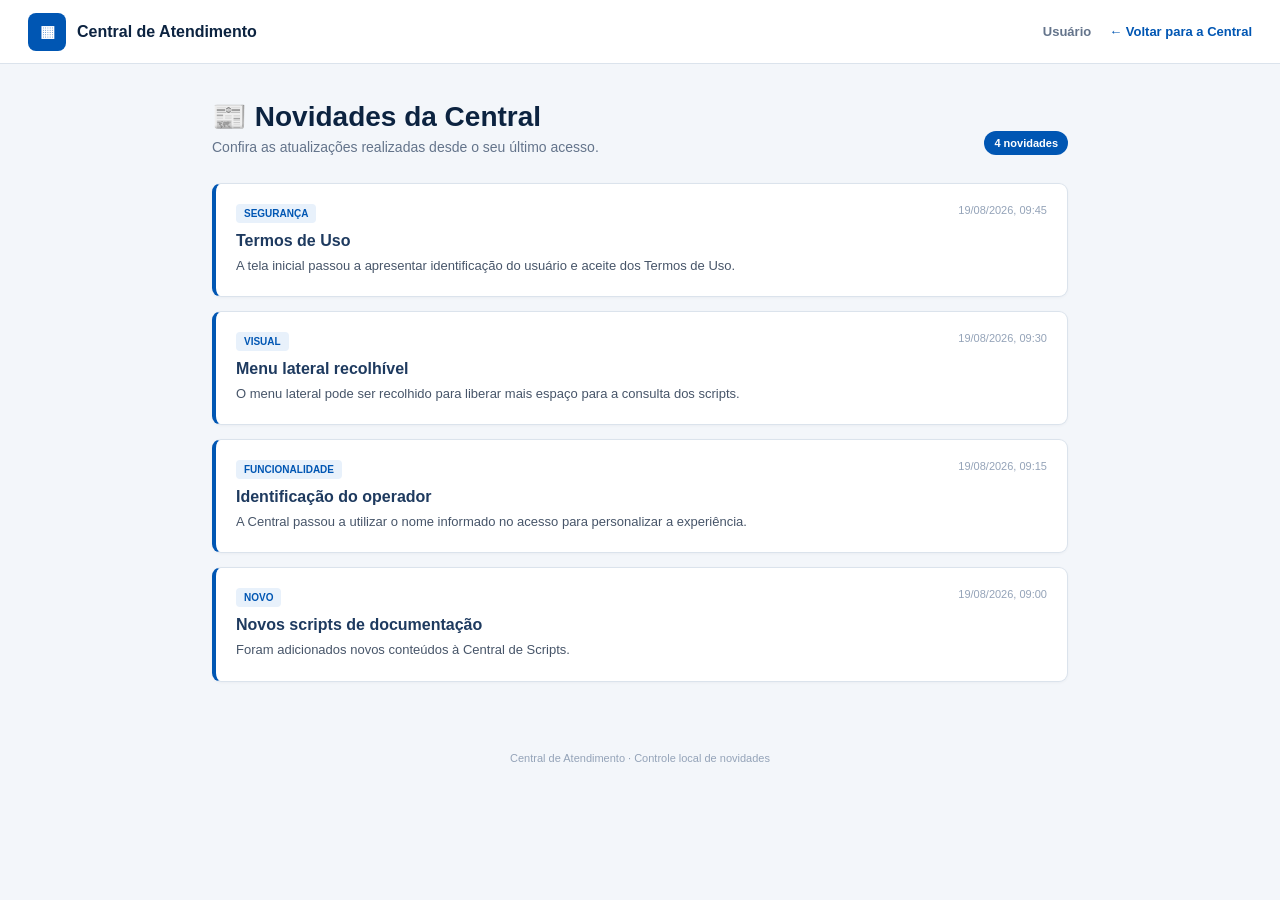
<file: novidades.html>
<!DOCTYPE html>
<html lang="pt-BR">
<head>
<meta charset="UTF-8">
<meta name="viewport" content="width=device-width, initial-scale=1.0">
<title>Novidades — Central de Atendimento</title>
<style>
*{box-sizing:border-box;margin:0;padding:0}
:root{--azul:#0056b3;--escuro:#0c2340;--claro:#e8f1fb;--fundo:#f3f6fa;--borda:#dbe3ec;--texto:#1f2937;--muted:#64748b}
body{font-family:-apple-system,BlinkMacSystemFont,"Segoe UI",Roboto,Arial,sans-serif;background:var(--fundo);color:var(--texto);min-height:100vh}
.top{height:64px;background:#fff;border-bottom:1px solid var(--borda);display:flex;align-items:center;justify-content:space-between;padding:0 28px}.brand{display:flex;align-items:center;gap:11px;font-weight:800;color:var(--escuro)}.icon{width:38px;height:38px;border-radius:8px;background:var(--azul);color:#fff;display:grid;place-items:center}.back{color:var(--azul);text-decoration:none;font-size:13px;font-weight:700}.user{font-size:13px;color:var(--muted);font-weight:700;margin-right:18px}
main{max-width:900px;margin:0 auto;padding:36px 22px}.intro{margin-bottom:28px}.intro-top{display:flex;align-items:flex-end;justify-content:space-between;gap:20px}.intro h1{color:var(--escuro);font-size:28px;margin-bottom:6px}.intro p{color:var(--muted);font-size:14px}.badge{background:var(--azul);color:#fff;border-radius:999px;padding:6px 10px;font-size:11px;font-weight:800;white-space:nowrap}.notice{background:#fff;border:1px solid var(--borda);border-left:4px solid var(--azul);border-radius:9px;padding:20px;margin-bottom:14px;box-shadow:0 1px 3px rgba(15,23,42,.04)}.meta{display:flex;justify-content:space-between;gap:12px;margin-bottom:9px}.tag{display:inline-block;background:var(--claro);color:var(--azul);font-size:10px;font-weight:800;text-transform:uppercase;padding:4px 8px;border-radius:4px}.date{color:#94a3b8;font-size:11px}.notice h2{font-size:16px;color:#1e3a5f;margin-bottom:6px}.notice p{font-size:13px;line-height:1.55;color:#475569}.empty{text-align:center;background:#fff;border:1px solid var(--borda);border-radius:9px;padding:55px 20px;color:var(--muted)}.empty-icon{font-size:30px;margin-bottom:10px}.empty h2{font-size:16px;color:var(--escuro);margin-bottom:5px}.empty p{font-size:13px}.footer{text-align:center;color:#94a3b8;font-size:11px;padding:20px}
@media(max-width:600px){.top{padding:0 14px}.user{display:none}main{padding:24px 14px}.intro-top{align-items:flex-start;flex-direction:column}.intro h1{font-size:23px}}
</style>
<script src="novidades.js"></script>
</head>
<body>
<header class="top">
  <div class="brand"><div class="icon">▦</div>Central de Atendimento</div>
  <div style="display:flex;align-items:center"><span class="user" id="userName"></span><a class="back" href="index.html">← Voltar para a Central</a></div>
</header>
<main>
<section class="intro">
  <div class="intro-top">
    <div><h1>📰 Novidades da Central</h1><p>Confira as atualizações realizadas desde o seu último acesso.</p></div>
    <div class="badge" id="countBadge">0 novidades</div>
  </div>
</section>
<section id="newsList"></section>
</main>
<footer class="footer">Central de Atendimento · Controle local de novidades</footer>
<script>
(function(){
  const usuario=localStorage.getItem(CENTRAL_STORAGE.usuario)||'Usuário';
  document.getElementById('userName').textContent=usuario;

  const novidades=CentralNovidades.listar();
  document.getElementById('countBadge').textContent=`${novidades.length} ${novidades.length===1?'novidade':'novidades'}`;

  const lista=document.getElementById('newsList');
  if(!novidades.length){
    lista.innerHTML='<div class="empty"><div class="empty-icon">✓</div><h2>Você está em dia!</h2><p>Não há novas atualizações desde a sua última visualização.</p></div>';
    return;
  }

  lista.innerHTML=novidades.map(item=>`
    <article class="notice">
      <div class="meta"><span class="tag">${item.tipo}</span><span class="date">${CentralNovidades.formatarData(item.data)}</span></div>
      <h2>${item.titulo}</h2>
      <p>${item.descricao}</p>
    </article>`).join('');

  CentralNovidades.marcarVistas(novidades.map(item=>item.id));
})();
</script>
</body>
</html>
</file>
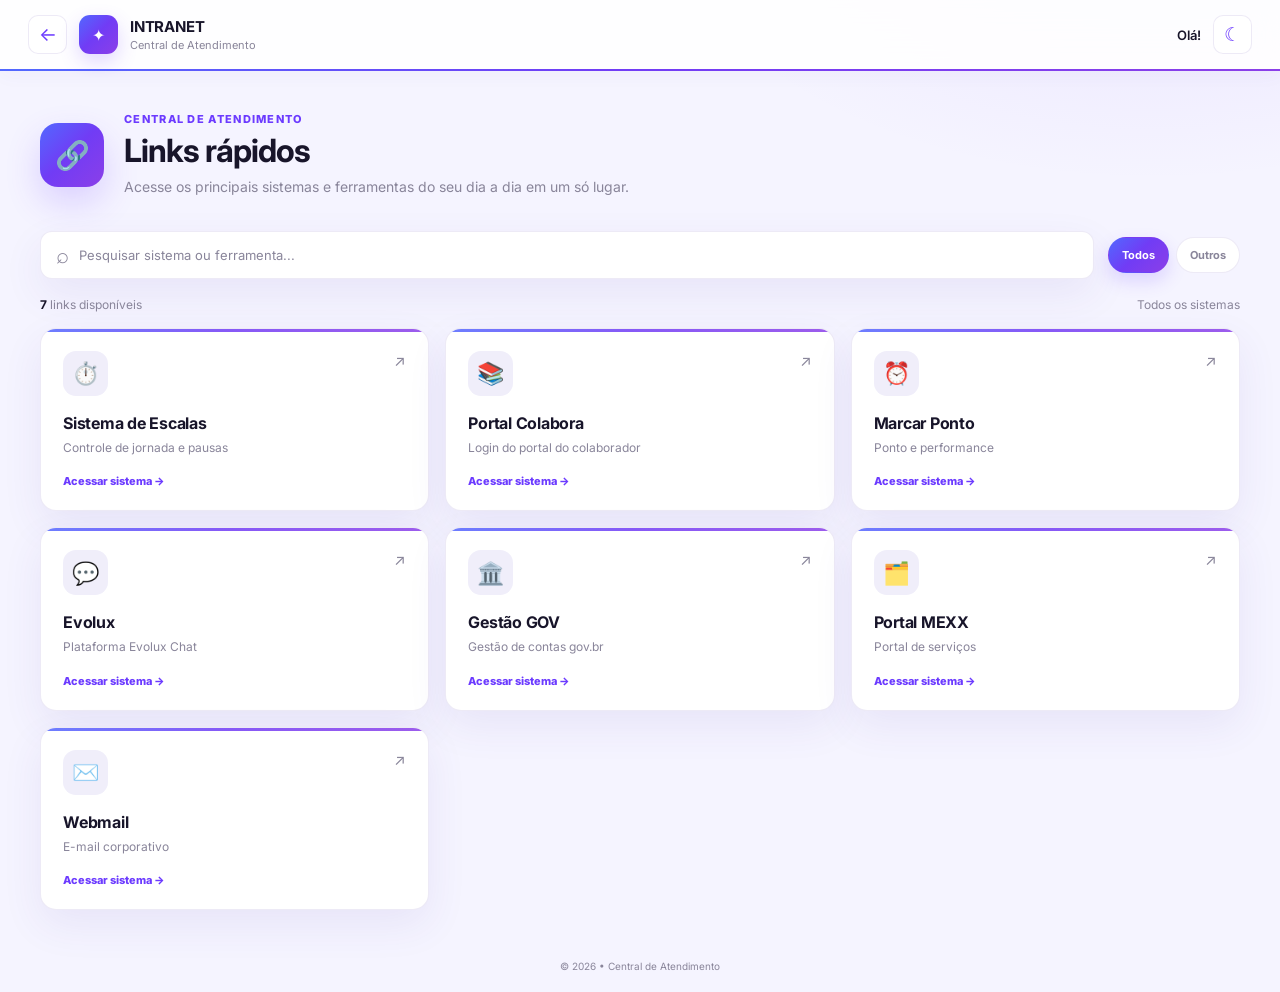
<file: pages/links.html>
<!DOCTYPE html>
<html lang="pt-BR">
<head>
<meta charset="UTF-8">
<meta name="viewport" content="width=device-width, initial-scale=1.0">
<title>Links rápidos | Intranet</title>
<link rel="icon" type="image/svg+xml" href="data:image/svg+xml,%3Csvg xmlns='http://www.w3.org/2000/svg' viewBox='0 0 64 64'%3E%3Crect width='64' height='64' rx='16' fill='%236C3BFF'/%3E%3Cpath d='M16 20c0-4.4 3.6-8 8-8h16c4.4 0 8 3.6 8 8v13c0 4.4-3.6 8-8 8H30l-10 9v-9h-4c-4.4 0-8-3.6-8-8V20z' fill='white'/%3E%3Cpath d='M22 25h20M22 31h13' stroke='%23B9A7FF' stroke-width='4' stroke-linecap='round'/%3E%3C/svg%3E">
<link rel="preconnect" href="https://fonts.googleapis.com">
<link rel="preconnect" href="https://fonts.gstatic.com" crossorigin>
<link href="https://fonts.googleapis.com/css2?family=Inter:wght@400;500;600;700;800&display=swap" rel="stylesheet">
<link rel="stylesheet" href="../assets/css/links.css">
</head>
<body>
<header class="topbar">
  <div class="brand-area">
    <a class="back-button" href="../central.html" aria-label="Voltar para a Central">←</a>
    <div class="brand-icon">✦</div>
    <div><strong>INTRANET</strong><small>Central de Atendimento</small></div>
  </div>
  <div class="top-actions">
    <span class="user-name" id="userName">Olá!</span>
    <button class="theme-toggle" id="themeToggle" type="button" aria-label="Alternar tema">☾</button>
  </div>
</header>

<main class="page-shell">
  <section class="hero">
    <div class="hero-icon">🔗</div>
    <div>
      <p class="eyebrow">Central de Atendimento</p>
      <h1>Links rápidos</h1>
      <p class="hero-description">Acesse os principais sistemas e ferramentas do seu dia a dia em um só lugar.</p>
    </div>
  </section>

  <section class="toolbar" aria-label="Pesquisa e filtros">
    <label class="search-box">
      <span>⌕</span>
      <input id="searchInput" type="search" placeholder="Pesquisar sistema ou ferramenta..." autocomplete="off">
    </label>
    <div class="filters" id="filters" role="group" aria-label="Categorias"></div>
  </section>

  <section class="stats-row">
    <span><strong id="resultCount">0</strong> links disponíveis</span>
    <span id="statusMessage">Todos os sistemas</span>
  </section>

  <section class="links-grid" id="linksGrid" aria-live="polite"></section>

  <div class="empty-state" id="emptyState" hidden>
    <div>🔎</div>
    <h2>Nenhum link encontrado</h2>
    <p>Tente outro termo de pesquisa ou selecione a categoria “Todos”.</p>
    <button id="clearSearch" type="button">Limpar pesquisa</button>
  </div>
</main>

<footer>© 2026 • Central de Atendimento</footer>

<script src="../content/links/links-rapidos.js"></script>
<script src="../assets/js/links.js"></script>
</body>
</html>
</file>
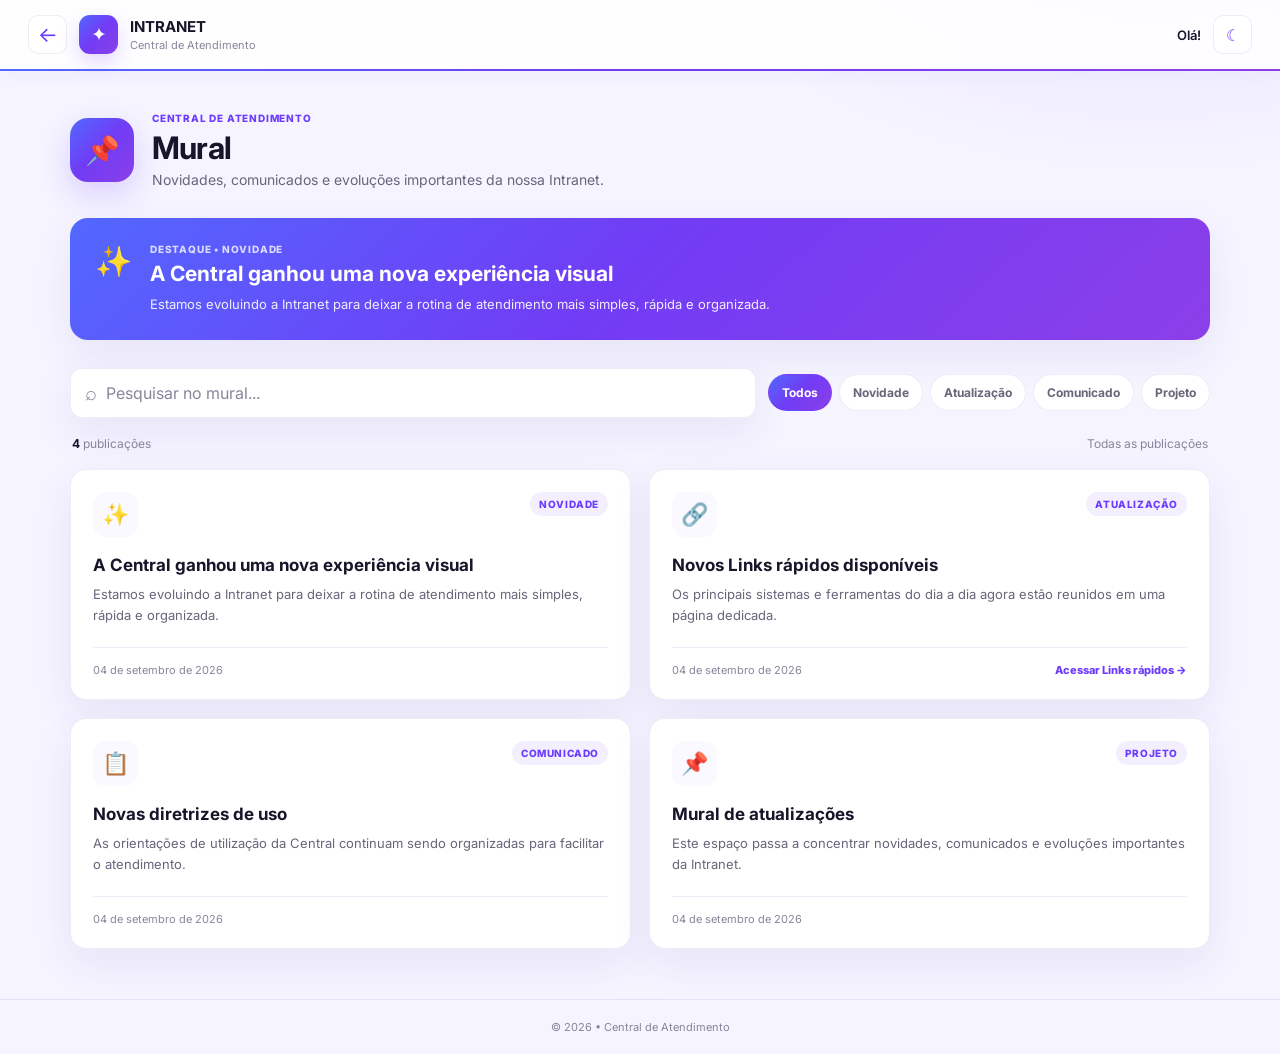
<file: pages/mural.html>
<!DOCTYPE html>
<html lang="pt-BR">
<head>
<meta charset="UTF-8">
<meta name="viewport" content="width=device-width, initial-scale=1.0">
<title>Mural | Intranet</title>
<link rel="icon" type="image/svg+xml" href="data:image/svg+xml,%3Csvg xmlns='http://www.w3.org/2000/svg' viewBox='0 0 64 64'%3E%3Crect width='64' height='64' rx='16' fill='%236C3BFF'/%3E%3Cpath d='M16 20c0-4.4 3.6-8 8-8h16c4.4 0 8 3.6 8 8v13c0 4.4-3.6 8-8 8H30l-10 9v-9h-4c-4.4 0-8-3.6-8-8V20z' fill='white'/%3E%3Cpath d='M22 25h20M22 31h13' stroke='%23B9A7FF' stroke-width='4' stroke-linecap='round'/%3E%3C/svg%3E">
<link rel="preconnect" href="https://fonts.googleapis.com">
<link rel="preconnect" href="https://fonts.gstatic.com" crossorigin>
<link href="https://fonts.googleapis.com/css2?family=Inter:wght@400;500;600;700;800&display=swap" rel="stylesheet">
<link rel="stylesheet" href="../assets/css/mural.css">
</head>
<body>
<header class="topbar">
  <div class="brand-area">
    <a class="back-button" href="../central.html" aria-label="Voltar para a Central">←</a>
    <div class="brand-icon">✦</div>
    <div><strong>INTRANET</strong><small>Central de Atendimento</small></div>
  </div>
  <div class="top-actions">
    <span class="user-name" id="userName">Olá!</span>
    <button class="theme-toggle" id="themeToggle" type="button" aria-label="Alternar tema">☾</button>
  </div>
</header>

<main class="page-shell">
  <section class="hero">
    <div class="hero-icon">📌</div>
    <div>
      <p class="eyebrow">Central de Atendimento</p>
      <h1>Mural</h1>
      <p class="hero-description">Novidades, comunicados e evoluções importantes da nossa Intranet.</p>
    </div>
  </section>

  <section class="featured" id="featured" hidden></section>

  <section class="toolbar" aria-label="Pesquisa e filtros">
    <label class="search-box">
      <span>⌕</span>
      <input id="searchInput" type="search" placeholder="Pesquisar no mural..." autocomplete="off">
    </label>
    <div class="filters" id="filters" role="group" aria-label="Categorias"></div>
  </section>

  <section class="stats-row">
    <span><strong id="resultCount">0</strong> publicações</span>
    <span id="statusMessage">Todas as publicações</span>
  </section>

  <section class="mural-grid" id="muralGrid" aria-live="polite"></section>

  <div class="empty-state" id="emptyState" hidden>
    <div>🔎</div>
    <h2>Nenhuma publicação encontrada</h2>
    <p>Tente outro termo ou selecione a categoria “Todos”.</p>
    <button id="clearSearch" type="button">Limpar pesquisa</button>
  </div>
</main>

<footer>© 2026 • Central de Atendimento</footer>

<script src="../content/mural/mural-data.js"></script>
<script src="../assets/js/mural.js"></script>
</body>
</html>
</file>
<file: assets/css/links.css>
*{box-sizing:border-box;margin:0;padding:0}
:root{--primary:#6C3BFF;--primary-2:#8B5CFF;--gradient:linear-gradient(135deg,#5268FF 0%,#713CF5 48%,#8B3FE8 100%);--background:#F5F4FF;--surface:#FFF;--surface-soft:#FAF9FF;--text:#242038;--strong:#18152A;--muted:#89859A;--border:rgba(105,83,180,.12);--chip:#F0EEFA;--shadow:0 15px 40px rgba(72,52,160,.08);--shadow-hover:0 20px 45px rgba(72,52,160,.15);--font:'Inter',-apple-system,BlinkMacSystemFont,"Segoe UI",sans-serif}
[data-theme="dark"]{--background:#10101A;--surface:#191923;--surface-soft:#15151F;--text:#F3F1FA;--strong:#FFF;--muted:#9691A5;--border:rgba(190,175,255,.12);--chip:#292633;--shadow:0 15px 40px rgba(0,0,0,.18);--shadow-hover:0 20px 45px rgba(0,0,0,.30)}
html{scroll-behavior:smooth}body{min-height:100vh;font-family:var(--font);color:var(--text);background:radial-gradient(700px 400px at 90% -10%,rgba(139,92,255,.11),transparent 70%),var(--background);transition:.25s; -webkit-font-smoothing:antialiased}.topbar{height:70px;display:flex;align-items:center;justify-content:space-between;padding:0 28px;background:rgba(255,255,255,.88);border-bottom:1px solid var(--border);backdrop-filter:blur(16px);position:sticky;top:0;z-index:10;box-shadow:0 4px 20px rgba(70,50,160,.04)}[data-theme="dark"] .topbar{background:rgba(25,25,35,.9)}.topbar:after{content:"";position:absolute;left:0;right:0;bottom:-2px;height:2px;background:var(--gradient)}.brand-area,.top-actions{display:flex;align-items:center;gap:12px}.brand-area strong{display:block;font-size:15px;color:var(--strong);letter-spacing:-.2px}.brand-area small{display:block;font-size:11px;color:var(--muted);margin-top:2px}.brand-icon{width:39px;height:39px;border-radius:11px;background:var(--gradient);color:#fff;display:grid;place-items:center;box-shadow:0 8px 20px rgba(108,59,255,.2)}.back-button,.theme-toggle{width:39px;height:39px;border:1px solid var(--border);background:var(--surface);color:var(--primary);border-radius:10px;display:grid;place-items:center;text-decoration:none;cursor:pointer;font-size:19px}.back-button:hover,.theme-toggle:hover{background:var(--chip)}.user-name{font-size:13px;font-weight:600;color:var(--strong)}
.page-shell{width:min(1200px,calc(100% - 48px));margin:0 auto;padding:42px 0 30px}.hero{display:flex;align-items:center;gap:20px;margin-bottom:32px}.hero-icon{width:64px;height:64px;display:grid;place-items:center;border-radius:18px;background:var(--gradient);font-size:28px;box-shadow:0 15px 35px rgba(108,59,255,.2)}.eyebrow{font-size:11px;text-transform:uppercase;letter-spacing:1.3px;font-weight:800;color:var(--primary);margin-bottom:7px}.hero h1{font-size:32px;line-height:1.1;color:var(--strong);letter-spacing:-1px;margin-bottom:8px}.hero-description{font-size:14px;color:var(--muted);line-height:1.6}.toolbar{display:flex;gap:14px;align-items:center;margin-bottom:18px}.search-box{height:48px;flex:1;display:flex;align-items:center;gap:10px;padding:0 15px;border:1px solid var(--border);background:var(--surface);border-radius:12px;box-shadow:var(--shadow)}.search-box span{font-size:22px;color:var(--muted)}.search-box input{width:100%;border:0;outline:0;background:transparent;color:var(--strong);font:inherit;font-size:13px}.search-box input::placeholder{color:var(--muted)}.filters{display:flex;gap:7px;flex-wrap:wrap}.filter{border:1px solid var(--border);background:var(--surface);color:var(--muted);padding:10px 13px;border-radius:999px;font:700 11px var(--font);cursor:pointer;white-space:nowrap}.filter:hover{border-color:rgba(108,59,255,.3);color:var(--primary)}.filter.active{border-color:transparent;background:var(--gradient);color:#fff;box-shadow:0 8px 18px rgba(108,59,255,.18)}.stats-row{display:flex;justify-content:space-between;gap:15px;margin:0 0 16px;color:var(--muted);font-size:12px}.stats-row strong{color:var(--strong)}
.links-grid{display:grid;grid-template-columns:repeat(3,minmax(0,1fr));gap:16px}.link-card{position:relative;display:flex;flex-direction:column;min-height:178px;padding:22px;background:var(--surface);border:1px solid var(--border);border-radius:16px;box-shadow:var(--shadow);text-decoration:none;color:inherit;overflow:hidden;transition:transform .18s,box-shadow .18s,border-color .18s}.link-card:before{content:"";position:absolute;left:0;top:0;width:100%;height:3px;background:var(--gradient);opacity:.85}.link-card:hover{transform:translateY(-4px);box-shadow:var(--shadow-hover);border-color:rgba(108,59,255,.2)}.card-top{display:flex;justify-content:space-between;align-items:flex-start;gap:10px}.link-icon{width:45px;height:45px;border-radius:13px;background:var(--chip);display:grid;place-items:center;font-size:22px}.external{font-size:15px;color:var(--muted)}.link-card h2{margin-top:17px;color:var(--strong);font-size:16px;letter-spacing:-.25px}.link-card p{margin-top:6px;color:var(--muted);font-size:12px;line-height:1.55}.link-action{margin-top:auto;padding-top:17px;color:var(--primary);font-size:11px;font-weight:800}.empty-state{text-align:center;padding:70px 20px}.empty-state>div{font-size:38px;margin-bottom:14px}.empty-state h2{font-size:19px;color:var(--strong);margin-bottom:7px}.empty-state p{font-size:13px;color:var(--muted);margin-bottom:18px}.empty-state button{border:0;background:var(--gradient);color:#fff;padding:11px 16px;border-radius:10px;font-weight:800;cursor:pointer}footer{text-align:center;padding:20px;color:var(--muted);font-size:10px}
@media(max-width:900px){.toolbar{align-items:stretch;flex-direction:column}.links-grid{grid-template-columns:repeat(2,minmax(0,1fr))}}@media(max-width:620px){.topbar{padding:0 15px}.user-name{display:none}.page-shell{width:min(100% - 30px,1200px);padding-top:30px}.hero{align-items:flex-start}.hero-icon{width:54px;height:54px;font-size:23px}.hero h1{font-size:27px}.links-grid{grid-template-columns:1fr}.filters{overflow-x:auto;flex-wrap:nowrap;padding-bottom:3px}.stats-row{font-size:11px}}
</file>
<file: assets/css/mural.css>
*{box-sizing:border-box;margin:0;padding:0}html{scroll-behavior:smooth}:root{--primary:#6C3BFF;--primary-light:#8B5CFF;--gradient:linear-gradient(135deg,#5268FF 0%,#713CF5 48%,#8B3FE8 100%);--background:#F5F4FF;--surface:#FFF;--surface-soft:#FAF9FF;--text:#242038;--strong:#18152A;--secondary:#69657A;--muted:#89859A;--border:rgba(105,83,180,.11);--shadow:0 15px 40px rgba(72,52,160,.08);--shadow-hover:0 20px 45px rgba(72,52,160,.14)}[data-theme=dark]{--background:#10101A;--surface:#191923;--surface-soft:#15151F;--text:#F3F1FA;--strong:#FFF;--secondary:#C1BDCC;--muted:#9691A5;--border:rgba(190,175,255,.12);--shadow:0 15px 40px rgba(0,0,0,.18);--shadow-hover:0 20px 45px rgba(0,0,0,.30)}body{font-family:Inter,-apple-system,BlinkMacSystemFont,"Segoe UI",sans-serif;background:radial-gradient(700px 400px at 90% -10%,rgba(139,92,255,.1),transparent 70%),var(--background);color:var(--text);min-height:100vh;transition:.25s}button,input{font:inherit}.topbar{height:70px;background:rgba(255,255,255,.88);border-bottom:1px solid var(--border);display:flex;align-items:center;justify-content:space-between;padding:0 28px;position:sticky;top:0;z-index:10;backdrop-filter:blur(16px);box-shadow:0 4px 20px rgba(70,50,160,.04)}[data-theme=dark] .topbar{background:rgba(25,25,35,.9)}.topbar:after{content:"";position:absolute;left:0;right:0;bottom:-2px;height:2px;background:var(--gradient)}.brand-area,.top-actions{display:flex;align-items:center;gap:12px}.back-button{width:39px;height:39px;border:1px solid var(--border);background:var(--surface);color:var(--primary);border-radius:10px;display:grid;place-items:center;text-decoration:none;font-size:21px}.brand-icon{width:39px;height:39px;border-radius:11px;background:var(--gradient);color:#fff;display:grid;place-items:center;font-size:19px;box-shadow:0 8px 20px rgba(108,59,255,.2)}.brand-area strong{display:block;color:var(--strong);font-size:15px}.brand-area small{display:block;color:var(--muted);font-size:11px;margin-top:2px}.user-name{font-size:13px;font-weight:600;color:var(--strong)}.theme-toggle{width:39px;height:39px;border:1px solid var(--border);background:var(--surface);color:var(--primary);border-radius:10px;cursor:pointer}.page-shell{max-width:1200px;margin:0 auto;padding:42px 30px 50px}.hero{display:flex;align-items:center;gap:18px;margin-bottom:30px}.hero-icon{width:64px;height:64px;border-radius:18px;background:var(--gradient);display:grid;place-items:center;font-size:28px;box-shadow:0 12px 30px rgba(108,59,255,.2)}.eyebrow{text-transform:uppercase;letter-spacing:.8px;font-size:10px;font-weight:800;color:var(--primary);margin-bottom:5px}.hero h1{font-size:31px;color:var(--strong);letter-spacing:-.8px;margin-bottom:5px}.hero-description{font-size:14px;color:var(--secondary)}.featured{margin-bottom:28px;padding:25px;border-radius:18px;background:var(--gradient);color:#fff;box-shadow:var(--shadow)}.featured-inner{display:flex;gap:18px;align-items:flex-start}.featured-icon{font-size:30px}.featured-label{font-size:10px;text-transform:uppercase;letter-spacing:.8px;font-weight:800;opacity:.78;margin-bottom:6px}.featured h2{font-size:21px;margin-bottom:8px}.featured p{font-size:13px;line-height:1.6;opacity:.9}.toolbar{display:flex;gap:12px;align-items:center;margin-bottom:14px;flex-wrap:wrap}.search-box{display:flex;align-items:center;gap:9px;flex:1;min-width:240px;padding:12px 14px;border:1px solid var(--border);border-radius:12px;background:var(--surface);box-shadow:var(--shadow)}.search-box span{font-size:20px;color:var(--muted)}.search-box input{width:100%;border:0;outline:0;background:transparent;color:var(--text)}.search-box input::placeholder{color:var(--muted)}.filters{display:flex;gap:7px;flex-wrap:wrap}.filter{border:1px solid var(--border);background:var(--surface);color:var(--secondary);padding:10px 13px;border-radius:999px;font-size:12px;font-weight:700;cursor:pointer}.filter.active{background:var(--gradient);border-color:transparent;color:#fff}.stats-row{display:flex;justify-content:space-between;gap:15px;color:var(--muted);font-size:12px;margin:18px 2px}.stats-row strong{color:var(--strong)}.mural-grid{display:grid;grid-template-columns:repeat(2,minmax(0,1fr));gap:18px}.mural-card{background:var(--surface);border:1px solid var(--border);border-radius:16px;padding:22px;box-shadow:var(--shadow);transition:transform .18s,box-shadow .18s,border-color .18s}.mural-card:hover{transform:translateY(-3px);box-shadow:var(--shadow-hover);border-color:rgba(108,59,255,.2)}.card-top{display:flex;justify-content:space-between;align-items:flex-start;gap:12px;margin-bottom:17px}.card-icon{width:45px;height:45px;border-radius:13px;background:var(--surface-soft);display:grid;place-items:center;font-size:22px}.category{font-size:10px;font-weight:800;text-transform:uppercase;letter-spacing:.6px;color:var(--primary);background:rgba(108,59,255,.08);padding:6px 9px;border-radius:999px}.mural-card h2{font-size:17px;line-height:1.3;color:var(--strong);margin-bottom:8px}.mural-card p{font-size:13px;line-height:1.65;color:var(--secondary)}.card-footer{display:flex;align-items:center;justify-content:space-between;margin-top:20px;padding-top:15px;border-top:1px solid var(--border);font-size:11px;color:var(--muted)}.card-link{color:var(--primary);font-weight:800;text-decoration:none}.empty-state{text-align:center;padding:55px 20px;color:var(--secondary)}.empty-state div{font-size:32px;margin-bottom:10px}.empty-state h2{color:var(--strong);font-size:18px;margin-bottom:6px}.empty-state p{font-size:13px;margin-bottom:15px}.empty-state button{border:0;background:var(--gradient);color:#fff;padding:10px 15px;border-radius:9px;font-weight:800;cursor:pointer}footer{text-align:center;color:var(--muted);font-size:11px;padding:20px;border-top:1px solid var(--border)}@media(max-width:700px){.topbar{padding:0 15px}.user-name{display:none}.page-shell{padding:30px 16px}.hero h1{font-size:26px}.mural-grid{grid-template-columns:1fr}.toolbar{display:block}.search-box{margin-bottom:10px}.filters{overflow-x:auto;flex-wrap:nowrap;padding-bottom:4px}.stats-row{font-size:11px}}
</file>
